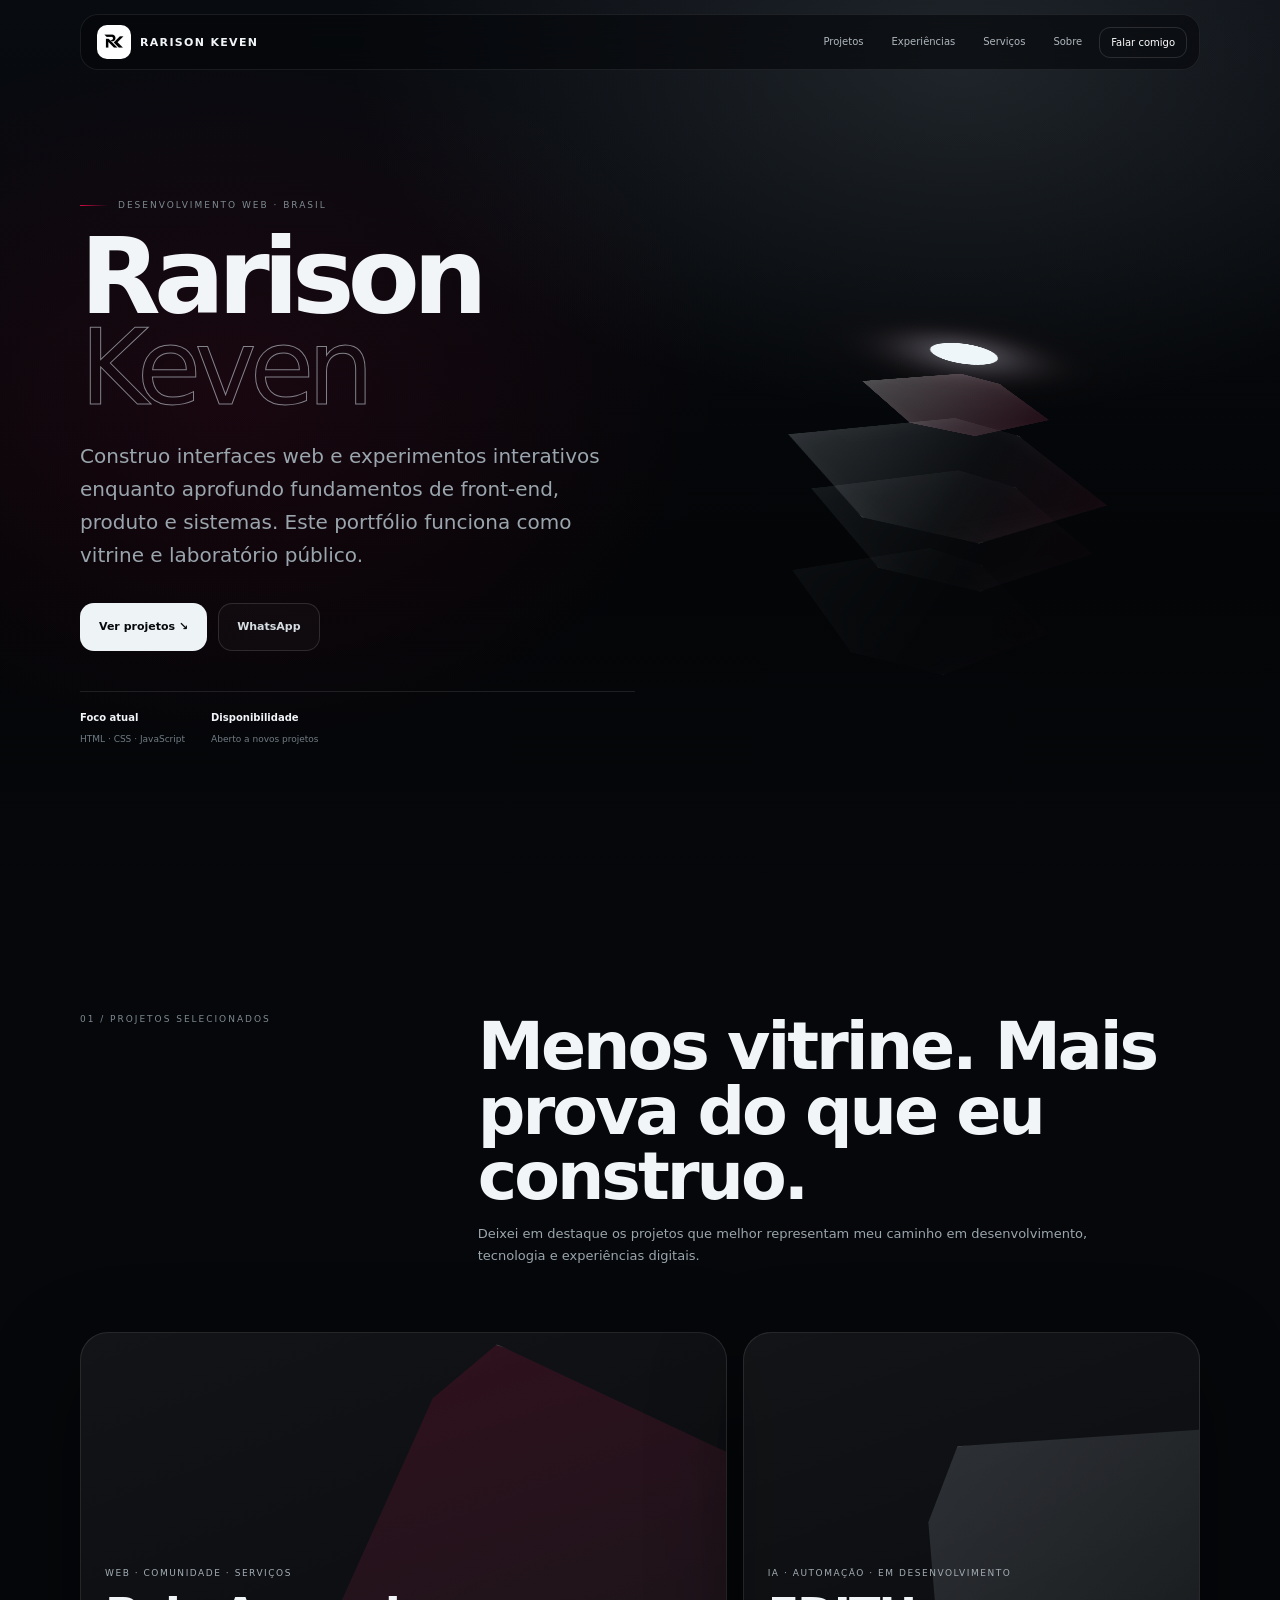
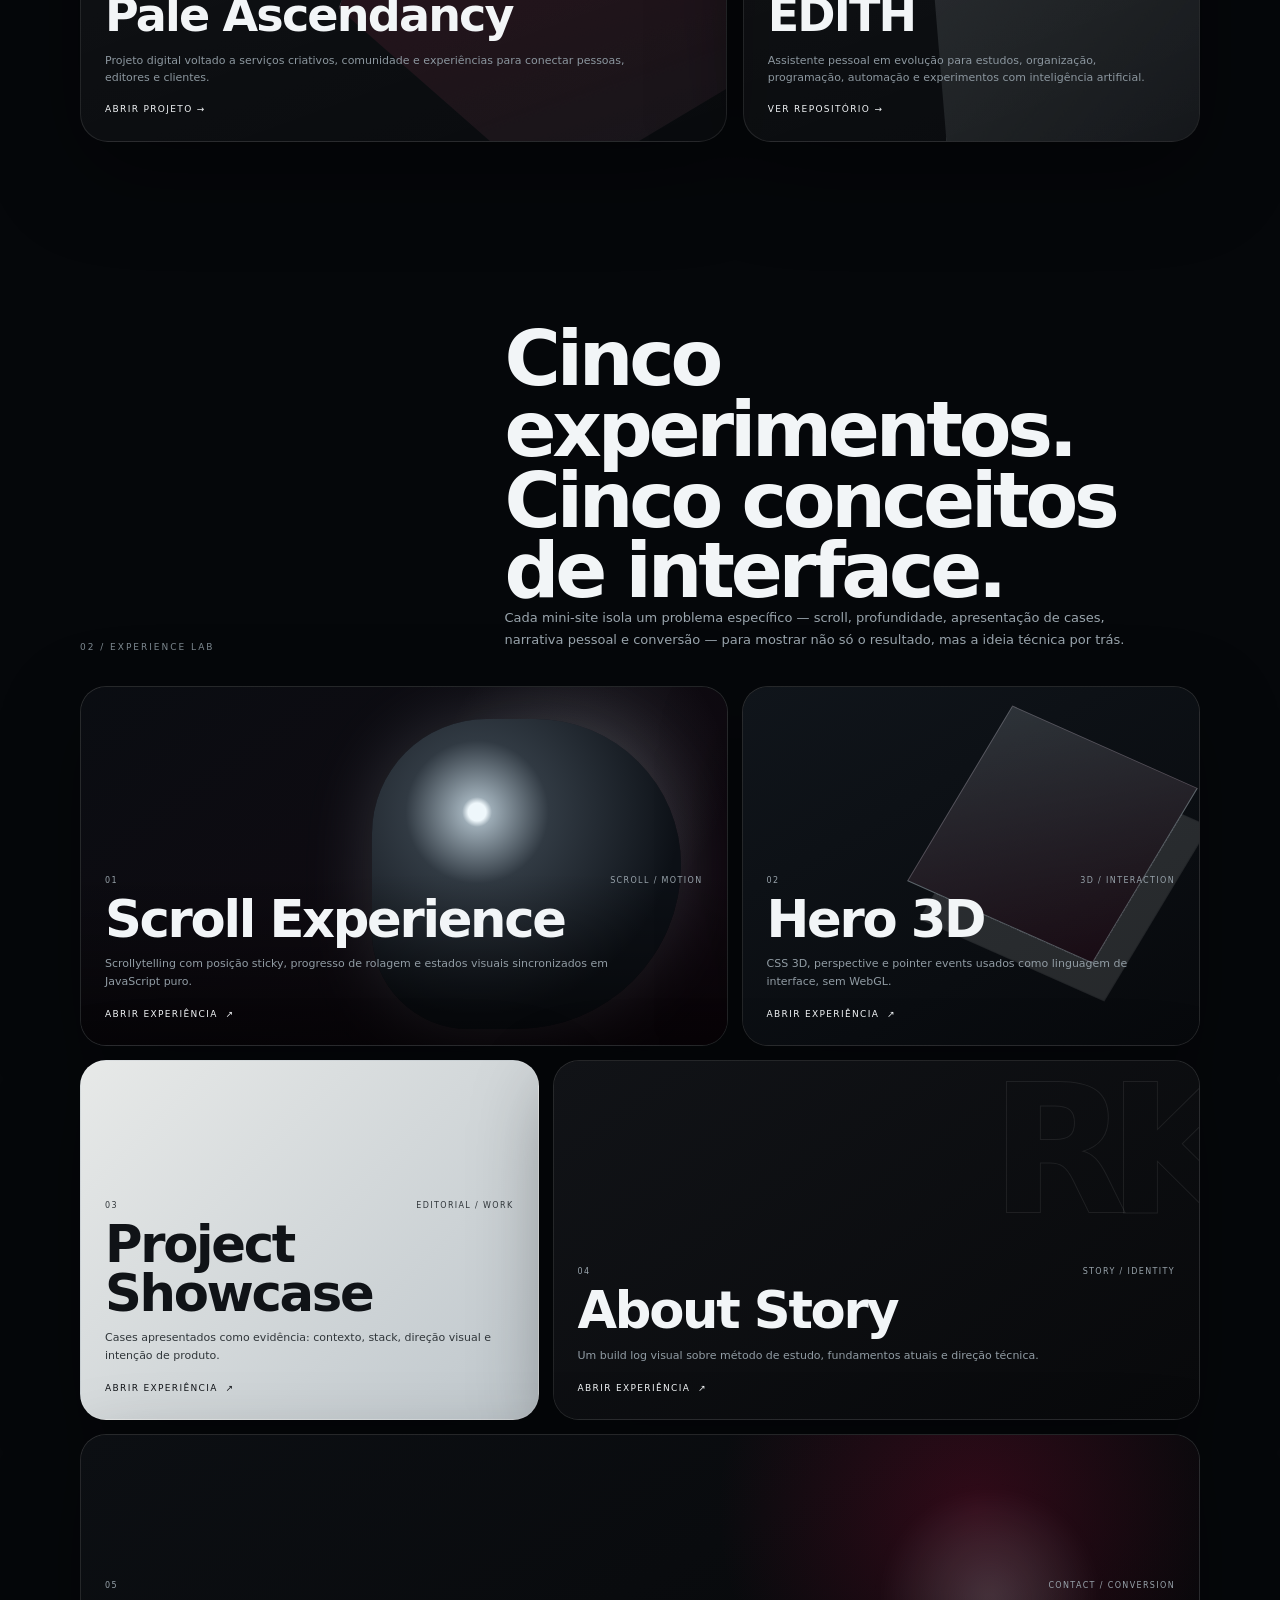
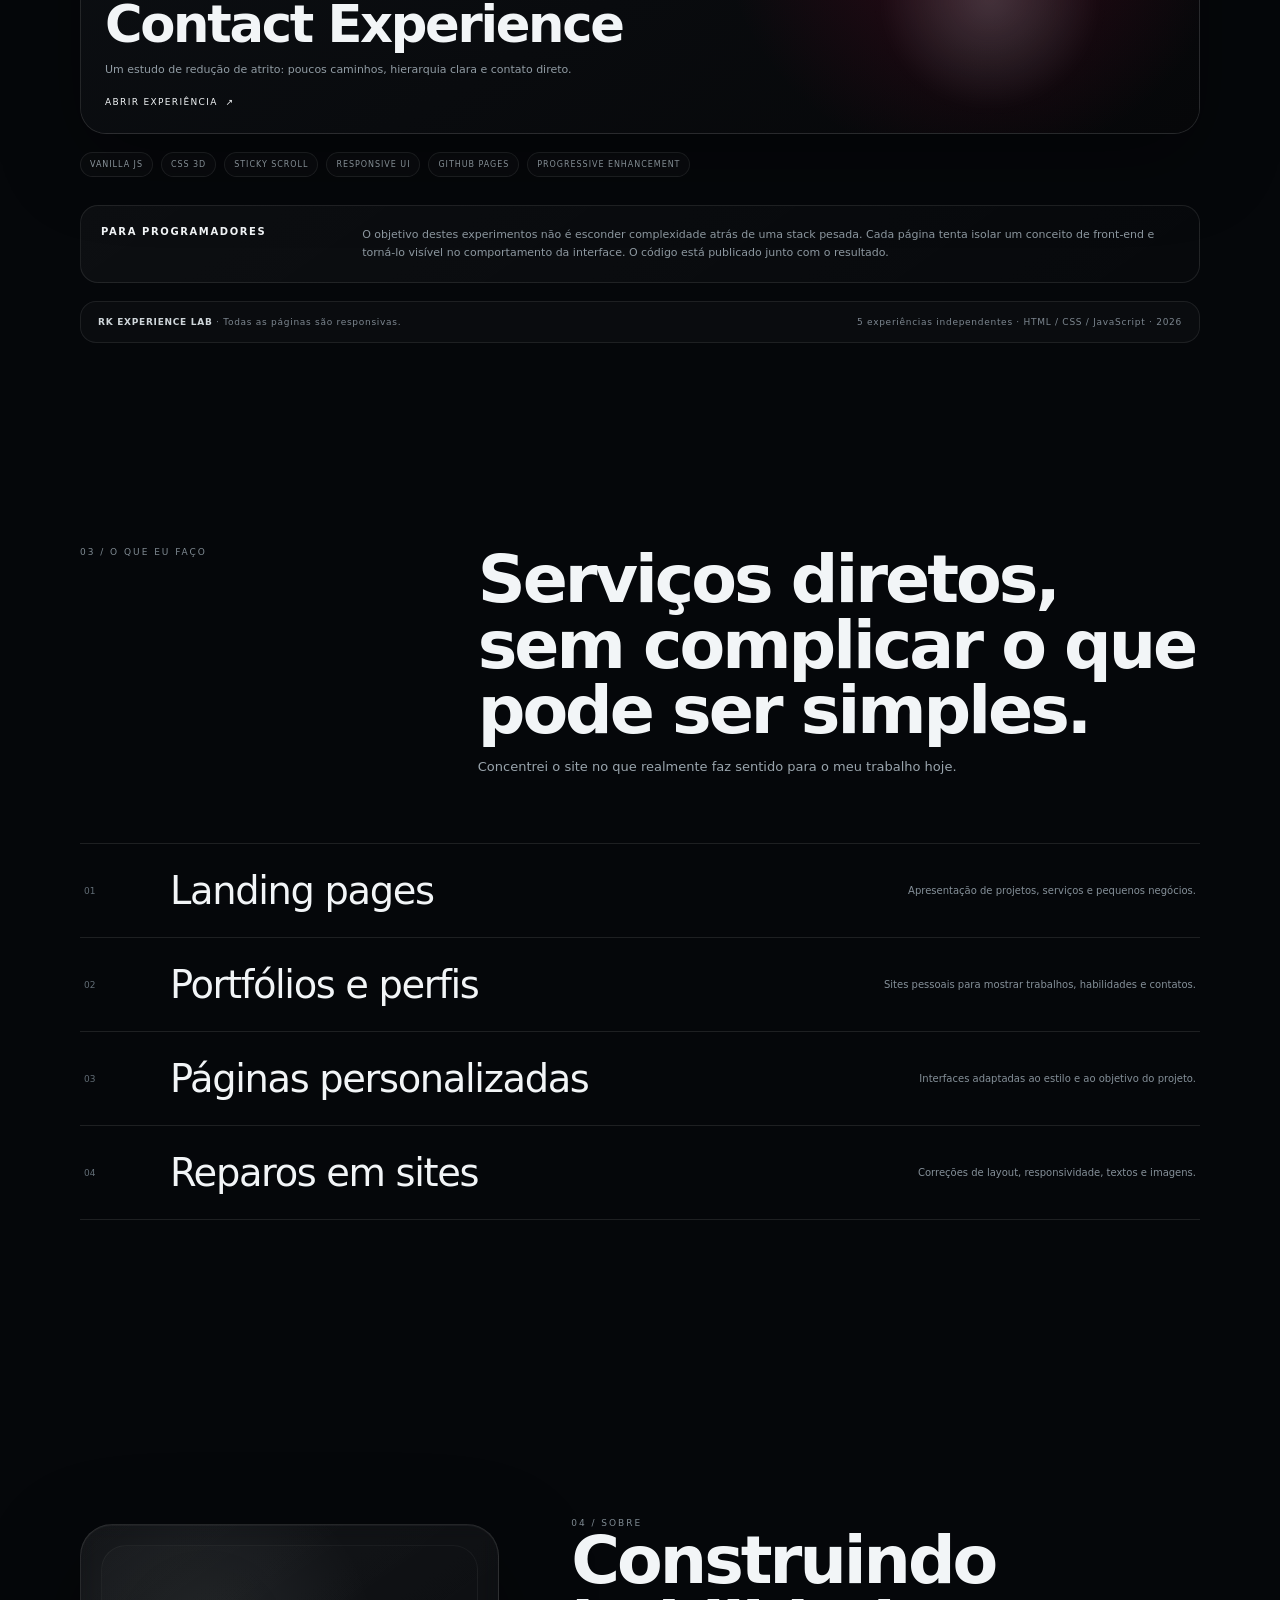
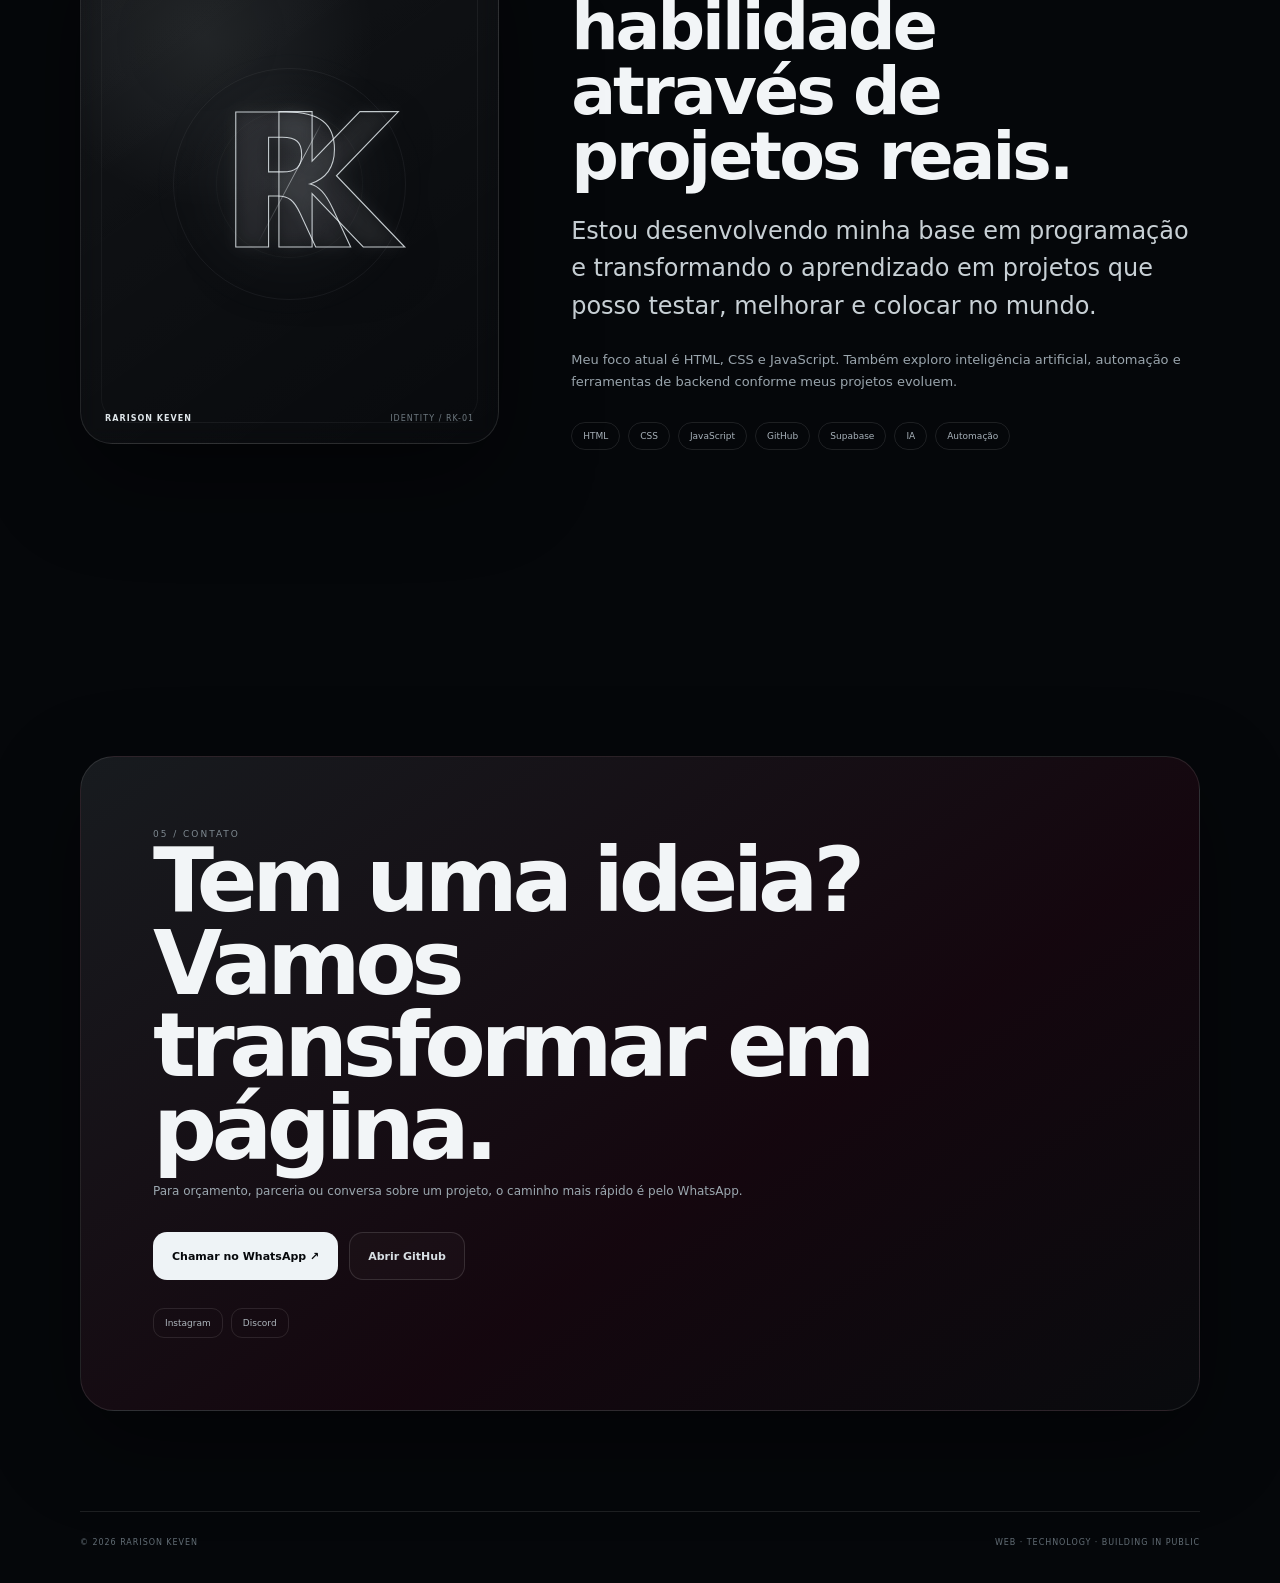
<file: index.html>
<!doctype html><html lang="pt-BR"><head><meta charset="utf-8"><meta name="viewport" content="width=device-width,initial-scale=1"><meta name="theme-color" content="#05070a"><title>Rarison Keven — Web Developer</title><meta name="description" content="Rarison Keven — desenvolvimento web, landing pages, portfólios e reparos de sites."><style>
:root{--bg:#05070a;--txt:#f2f5f7;--muted:#9aa5ad;--line:rgba(255,255,255,.1);--ice:#dce8ef;--red:#d20a46}*{box-sizing:border-box}html{scroll-behavior:smooth}body{margin:0;background:var(--bg);color:var(--txt);font-family:Inter,system-ui,-apple-system,Segoe UI,sans-serif;overflow-x:hidden}a{color:inherit;text-decoration:none}.bg{position:fixed;inset:0;z-index:-2;background:radial-gradient(900px 520px at 75% 7%,rgba(202,226,239,.12),transparent 68%),radial-gradient(700px 520px at 18% 44%,rgba(210,10,70,.1),transparent 70%),linear-gradient(#080b10,#030507 62%,#05070a)}#progress{position:fixed;top:0;left:0;height:2px;width:0;background:linear-gradient(90deg,var(--ice),var(--red));z-index:200}nav{position:fixed;left:50%;top:14px;transform:translateX(-50%);z-index:100;width:min(1120px,calc(100% - 22px));display:flex;justify-content:space-between;align-items:center;padding:10px 12px 10px 16px;border:1px solid rgba(255,255,255,.08);border-radius:18px;background:rgba(5,7,10,.62);backdrop-filter:blur(18px)}.brand{display:flex;gap:9px;align-items:center;font-size:11px;font-weight:800;letter-spacing:.12em;text-transform:uppercase}.mark{width:34px;height:34px;border-radius:10px;background:#fff;display:grid;place-items:center;overflow:hidden;border:1px solid rgba(255,255,255,.14)}.mark img{width:100%;height:100%;object-fit:cover;display:block}.links{display:flex;gap:6px}.links a{padding:9px 11px;border-radius:11px;color:#aeb7be;font-size:10px}.links a:hover{background:rgba(255,255,255,.06);color:#fff}.links .cta{border:1px solid rgba(255,255,255,.13);color:#fff}.scene{min-height:100svh;display:grid;place-items:center;padding:114px 22px 68px;position:relative}.wrap{width:min(1120px,100%);margin:auto}.heroGrid{display:grid;grid-template-columns:1.05fr .95fr;gap:62px;align-items:center}.eyebrow,.kicker{font-size:9px;text-transform:uppercase;letter-spacing:.22em;color:#7f8a92}.eyebrow{display:flex;align-items:center;gap:10px;margin-bottom:22px}.eyebrow:before{content:"";width:28px;height:1px;background:linear-gradient(90deg,var(--red),transparent)}h1{margin:0;font-size:clamp(56px,8.2vw,116px);line-height:.86;letter-spacing:-.065em;font-weight:650}.outline{display:block;color:transparent;-webkit-text-stroke:1px rgba(220,232,239,.55);font-weight:500}.hero p{max-width:620px;margin:27px 0 0;color:var(--muted);font-size:clamp(15px,1.7vw,20px);line-height:1.65}.actions{display:flex;gap:11px;flex-wrap:wrap;margin-top:31px}.btn{display:inline-flex;align-items:center;justify-content:center;min-height:48px;padding:0 18px;border-radius:14px;border:1px solid rgba(255,255,255,.13);font-size:11px;font-weight:750;transition:.25s}.btn:hover{transform:translateY(-3px)}.primary{background:#eef3f6;color:#06080b;border-color:transparent}.secondary{color:#d7dee3;background:rgba(255,255,255,.025)}.status{display:flex;gap:26px;flex-wrap:wrap;margin-top:40px;padding-top:20px;border-top:1px solid var(--line)}.stat b{display:block;font-size:10px;margin-bottom:4px}.stat span{font-size:9px;color:#717c85}.artWrap{min-height:500px;display:grid;place-items:center;perspective:1200px}.artifact{width:min(400px,72vw);aspect-ratio:1/1.05;position:relative;transform-style:preserve-3d;transform:rotateX(63deg) rotateZ(-34deg) rotateY(8deg);transition:transform .18s ease}.slab{position:absolute;inset:16%;border:1px solid rgba(220,237,246,.25);background:linear-gradient(140deg,rgba(223,240,249,.19),rgba(255,255,255,.03) 55%,rgba(210,10,70,.08));clip-path:polygon(11% 0,86% 4%,100% 28%,89% 92%,26% 100%,0 71%);box-shadow:inset 0 0 55px rgba(255,255,255,.05),0 35px 90px rgba(0,0,0,.42)}.s2{transform:translate3d(28px,-18px,-70px) scale(.92);opacity:.42}.s3{transform:translate3d(-28px,20px,-135px) scale(.82);opacity:.2}.s4{transform:translateZ(75px) scale(.57);background:linear-gradient(145deg,rgba(255,255,255,.28),rgba(210,10,70,.12))}.core{position:absolute;inset:42%;border-radius:50%;background:#eef6fa;box-shadow:0 0 65px 20px rgba(222,239,248,.36),0 0 120px 40px rgba(210,10,70,.1);transform:translateZ(125px)}.head{display:grid;grid-template-columns:.65fr 1.35fr;gap:50px;margin-bottom:52px}.head h2,.aboutText h2{margin:0;font-size:clamp(40px,5.2vw,74px);line-height:.98;letter-spacing:-.045em;font-weight:560}.head p,.aboutText p{color:var(--muted);line-height:1.72;font-size:13px;max-width:680px}.work{display:grid;grid-template-columns:repeat(12,1fr);gap:16px}.project{position:relative;min-height:410px;border:1px solid var(--line);border-radius:28px;overflow:hidden;background:linear-gradient(160deg,rgba(255,255,255,.055),rgba(255,255,255,.018));box-shadow:0 30px 90px rgba(0,0,0,.42);transition:.3s}.project:hover{transform:translateY(-6px);border-color:rgba(255,255,255,.18)}.large{grid-column:span 7}.small{grid-column:span 5}.project:before{content:"";position:absolute;width:64%;aspect-ratio:1;right:-7%;top:10%;border:1px solid rgba(222,238,247,.2);clip-path:polygon(18% 0,88% 10%,100% 58%,62% 100%,0 72%,7% 17%);background:linear-gradient(145deg,rgba(210,10,70,.16),rgba(218,235,245,.05));transform:rotate(17deg)}.small:before{right:-28%;top:20%;width:88%;transform:rotate(-12deg);background:linear-gradient(145deg,rgba(220,235,244,.15),rgba(255,255,255,.02))}.pc{position:absolute;left:24px;right:24px;bottom:25px;z-index:2}.tag{font-size:9px;color:#a4aeb6;text-transform:uppercase;letter-spacing:.17em;margin-bottom:10px}.project h3{font-size:clamp(30px,3.6vw,50px);margin:0 0 10px;letter-spacing:-.04em;font-weight:560}.project p{margin:0;color:#8c979f;max-width:530px;line-height:1.58;font-size:11px}.plink{display:inline-block;margin-top:18px;font-size:9px;text-transform:uppercase;letter-spacing:.15em}.services{border-top:1px solid var(--line)}.service{display:grid;grid-template-columns:64px 1fr auto;gap:22px;align-items:center;padding:24px 4px;border-bottom:1px solid var(--line)}.service .n{font-size:9px;color:#626d76}.service h3{margin:0;font-size:clamp(24px,3vw,40px);font-weight:500;letter-spacing:-.035em}.service p{margin:0;max-width:400px;text-align:right;color:#859099;font-size:10px;line-height:1.55}.aboutGrid{display:grid;grid-template-columns:.8fr 1.2fr;gap:72px;align-items:center}.portrait{min-height:520px;border-radius:32px;border:1px solid rgba(255,255,255,.105);background:radial-gradient(circle at 30% 22%,rgba(225,239,247,.08),transparent 34%),linear-gradient(145deg,rgba(255,255,255,.06),rgba(255,255,255,.015));display:grid;place-items:center;position:relative;overflow:hidden;box-shadow:0 34px 96px rgba(0,0,0,.44),inset 0 1px 0 rgba(255,255,255,.045);backdrop-filter:blur(10px)}.portrait:before{content:"";position:absolute;inset:20px;border-radius:25px;border:1px solid rgba(255,255,255,.045);background:linear-gradient(145deg,rgba(255,255,255,.018),transparent 44%);pointer-events:none}.portrait:after{content:"";position:absolute;width:54%;aspect-ratio:1;border-radius:50%;background:radial-gradient(circle,rgba(220,233,239,.085),transparent 68%);filter:blur(28px);animation:logoAura 6.5s ease-in-out infinite;pointer-events:none}.rkMark{position:relative;z-index:3;width:min(285px,68%);aspect-ratio:1;display:grid;place-items:center;filter:drop-shadow(0 20px 34px rgba(0,0,0,.25))}.rkMark:before{content:"";position:absolute;inset:9%;border:1px solid rgba(225,238,245,.055);border-radius:50%}.rkMark:after{content:"";position:absolute;inset:24%;border:1px solid rgba(255,255,255,.028);border-radius:50%}.rkR,.rkK{position:absolute;font-family:Inter,system-ui,sans-serif;font-weight:700;font-size:clamp(122px,14.5vw,188px);line-height:.72;letter-spacing:-.19em;color:rgba(255,255,255,.018);-webkit-text-stroke:1.15px rgba(235,243,247,.82);text-shadow:0 0 16px rgba(220,233,239,.07)}.rkR{transform:translateX(-18%) scaleX(.94)}.rkK{transform:translateX(23%) scaleX(.95)}.rkSlash{position:absolute;width:1px;height:49%;background:linear-gradient(to bottom,transparent,rgba(238,245,248,.68) 26%,rgba(238,245,248,.18) 76%,transparent);transform:rotate(28deg);box-shadow:none}.portraitMeta{position:absolute;left:24px;right:24px;bottom:20px;z-index:4;display:flex;justify-content:space-between;gap:12px;font-size:8px;letter-spacing:.13em;text-transform:uppercase;color:#9ba7ae}.portraitMeta b{font-weight:600;color:#dfe6ea}.portraitMeta span:last-child{color:#6f7a81}.portrait:hover .rkMark{transform:translateY(-2px) scale(1.006);transition:.4s ease}.portrait:hover{border-color:rgba(255,255,255,.145);box-shadow:0 38px 108px rgba(0,0,0,.48),inset 0 1px 0 rgba(255,255,255,.055)}@keyframes logoAura{0%,100%{transform:scale(.97);opacity:.5}50%{transform:scale(1.03);opacity:.8}}.lead{font-size:clamp(18px,2.1vw,24px)!important;color:#c8d0d5!important;line-height:1.55!important}.chips{display:flex;flex-wrap:wrap;gap:8px;margin-top:28px}.chip{padding:8px 11px;border:1px solid var(--line);border-radius:999px;font-size:9px;color:#a7b1b9}.contact{padding:clamp(30px,6vw,72px);border:1px solid var(--line);border-radius:34px;background:linear-gradient(145deg,rgba(215,232,241,.09),rgba(210,10,70,.08) 60%,rgba(255,255,255,.02));box-shadow:0 30px 90px rgba(0,0,0,.42)}.contact h2{margin:0;max-width:850px;font-size:clamp(44px,7vw,96px);line-height:.92;letter-spacing:-.06em;font-weight:560}.contact p{max-width:620px;color:#9ca8b0;line-height:1.7;font-size:12px}.socials{display:flex;gap:8px;flex-wrap:wrap;margin-top:28px}.social{padding:9px 11px;border:1px solid var(--line);border-radius:11px;font-size:9px;color:#aeb7be}footer{width:min(1120px,calc(100% - 44px));margin:auto;padding:26px 0 36px;border-top:1px solid var(--line);display:flex;justify-content:space-between;gap:18px;color:#626d75;font-size:8px;letter-spacing:.12em;text-transform:uppercase}.reveal{opacity:0;transform:translateY(28px);transition:.8s cubic-bezier(.2,.7,.2,1)}.show{opacity:1;transform:none}@media(max-width:900px){.links a:not(.cta){display:none}.heroGrid,.head,.aboutGrid{grid-template-columns:1fr}.artWrap{min-height:360px}.project{grid-column:1/-1}.service{grid-template-columns:42px 1fr}.service p{grid-column:2;text-align:left}.aboutGrid{gap:40px}}@media(max-width:600px){.portrait{min-height:390px;border-radius:26px}.rkMark{width:min(210px,64%)}.portraitMeta{font-size:7px;letter-spacing:.11em;flex-direction:column}.scene{min-height:auto;padding:103px 17px 56px}.hero{min-height:100svh}.brand{font-size:9px}.cta{font-size:8px!important}h1{font-size:clamp(54px,19vw,82px)}.artWrap{min-height:310px}.artifact{width:76vw}.project{min-height:340px;border-radius:22px}.head{gap:14px}.head h2,.aboutText h2{font-size:clamp(40px,14vw,62px)}.service h3{font-size:24px}.contact{border-radius:25px}footer{flex-direction:column}}@media(prefers-reduced-motion:reduce){*{animation:none!important;transition:none!important;scroll-behavior:auto!important}.reveal{opacity:1;transform:none}}

/* Experience showcase */
.experienceShell{width:min(1120px,100%);margin:auto}.experienceIntro{display:grid;grid-template-columns:.7fr 1.3fr;gap:50px;align-items:end;margin-bottom:34px}.experienceIntro h2{margin:0;font-size:clamp(42px,6vw,86px);line-height:.92;letter-spacing:-.055em;font-weight:560}.experienceIntro p{margin:0;color:var(--muted);font-size:13px;line-height:1.72;max-width:650px}.experienceGrid{display:grid;grid-template-columns:repeat(12,1fr);gap:14px}.experienceCard{position:relative;min-height:360px;border:1px solid rgba(255,255,255,.105);border-radius:26px;overflow:hidden;background:linear-gradient(160deg,rgba(255,255,255,.055),rgba(255,255,255,.018));box-shadow:0 26px 80px rgba(0,0,0,.35);transition:transform .35s cubic-bezier(.2,.7,.2,1),border-color .35s,box-shadow .35s}.experienceCard:hover{transform:translateY(-7px);border-color:rgba(255,255,255,.2);box-shadow:0 34px 100px rgba(0,0,0,.48)}.experienceCard.big{grid-column:span 7}.experienceCard.med{grid-column:span 5}.experienceCard.wide{grid-column:span 12;min-height:300px}.experienceVisual{position:absolute;inset:0;overflow:hidden}.experienceVisual:before,.experienceVisual:after{content:"";position:absolute;transition:transform .55s ease}.evScroll{background:radial-gradient(circle at 78% 24%,rgba(226,239,246,.12),transparent 25%),linear-gradient(145deg,#0a0d12,#120810)}.evScroll:before{width:48%;aspect-ratio:1;right:7%;top:9%;border-radius:44% 56% 63% 37%;background:radial-gradient(circle at 34% 30%,#eef7fb 0 3%,#9cabb5 5%,#313a43 24%,#0d1117 68%);box-shadow:0 0 70px rgba(220,237,246,.16)}.evScroll:after{left:0;right:0;bottom:0;height:48%;background:linear-gradient(transparent,rgba(0,0,0,.58))}.ev3d{background:linear-gradient(150deg,#10151b,#07090c)}.ev3d:before{width:44%;aspect-ratio:1;right:10%;top:13%;border:1px solid rgba(222,239,247,.27);background:linear-gradient(145deg,rgba(224,239,247,.15),rgba(210,10,70,.08));transform:rotate(24deg) skew(-7deg);box-shadow:30px 30px 0 -1px rgba(255,255,255,.025),30px 30px 0 0 rgba(255,255,255,.1)}.evProjects{background:linear-gradient(135deg,#e7e9e8,#bfc7cc);color:#101317}.evProjects:before{width:60%;aspect-ratio:1;right:-4%;top:2%;background:linear-gradient(135deg,#11161b,#d20a46);clip-path:polygon(20% 0,100% 18%,78% 100%,0 72%);transform:rotate(-7deg)}.evAbout{background:linear-gradient(145deg,#111317,#08090b)}.evAbout:before{content:"RK";right:-4%;top:0;font-size:180px;font-weight:800;letter-spacing:-.12em;color:transparent;-webkit-text-stroke:1px rgba(255,255,255,.08);line-height:1}.evContact{background:radial-gradient(circle at 80% 25%,rgba(210,10,70,.2),transparent 28%),linear-gradient(150deg,#0c0f13,#060709)}.evContact:before{width:240px;height:240px;border-radius:50%;right:8%;top:15%;background:radial-gradient(circle,rgba(233,242,247,.18),transparent 66%);filter:blur(7px)}.experienceCard:hover .experienceVisual:before{transform:translateY(-5px) scale(1.03) rotate(5deg)}.ev3d:hover:before{transform:rotate(31deg) skew(-7deg) translateY(-5px)!important}.evProjects:hover:before{transform:rotate(-3deg) scale(1.03)!important}.experienceInfo{position:absolute;z-index:3;left:24px;right:24px;bottom:24px}.experienceTop{display:flex;justify-content:space-between;gap:18px;align-items:center;margin-bottom:10px}.experienceIndex,.experienceType{font-size:8px;letter-spacing:.17em;text-transform:uppercase;color:#98a3ab}.evProjects .experienceIndex,.evProjects .experienceType{color:#30363a}.experienceInfo h3{margin:0;font-size:clamp(30px,4vw,54px);line-height:.95;letter-spacing:-.045em;font-weight:560}.experienceInfo p{margin:12px 0 0;max-width:560px;font-size:11px;line-height:1.6;color:#919ca4}.evProjects .experienceInfo p{color:#30363a}.experienceOpen{display:inline-flex;align-items:center;gap:8px;margin-top:18px;font-size:9px;letter-spacing:.15em;text-transform:uppercase}.experienceOpen:after{content:"↗";transition:transform .25s}.experienceCard:hover .experienceOpen:after{transform:translate(3px,-3px)}.labNote{margin-top:18px;padding:15px 17px;border:1px solid rgba(255,255,255,.08);border-radius:16px;background:rgba(255,255,255,.025);display:flex;justify-content:space-between;gap:20px;color:#7d8790;font-size:9px;letter-spacing:.08em}.labNote b{color:#cfd6da;font-weight:600}
@media(max-width:900px){.experienceIntro{grid-template-columns:1fr;gap:16px}.experienceCard.big,.experienceCard.med,.experienceCard.wide{grid-column:1/-1}.experienceGrid{grid-template-columns:1fr}.experienceCard{min-height:330px}.experienceCard.wide{min-height:330px}}
@media(max-width:600px){.experienceCard{border-radius:22px;min-height:300px}.experienceInfo{left:20px;right:20px;bottom:20px}.experienceInfo h3{font-size:36px}.experienceCard.big,.experienceCard.med,.experienceCard.wide{grid-column:auto}.labNote{flex-direction:column}}
</style>
<style>
.techStrip{display:flex;flex-wrap:wrap;gap:8px;margin-top:18px}
.techStrip span{padding:7px 9px;border:1px solid rgba(255,255,255,.09);border-radius:999px;font-size:8px;letter-spacing:.12em;text-transform:uppercase;color:#9da8b0;background:rgba(255,255,255,.02)}
.devNote{margin-top:28px;padding:20px;border:1px solid rgba(255,255,255,.09);border-radius:18px;background:linear-gradient(145deg,rgba(255,255,255,.035),rgba(255,255,255,.012));display:grid;grid-template-columns:.45fr 1.55fr;gap:24px}
.devNote b{font-size:10px;letter-spacing:.16em;text-transform:uppercase}
.devNote p{margin:0;color:#8d98a0;font-size:11px;line-height:1.65}
@media(max-width:700px){.devNote{grid-template-columns:1fr}}
</style></head><body><div class="bg"></div><div id="progress"></div><nav><a class="brand" href="#inicio"><span class="mark logo-img"><img src="[data-uri]" alt="Logo RK"></span>Rarison Keven</a><div class="links"><a href="#projetos">Projetos</a><a href="#experiencias">Experiências</a><a href="#servicos">Serviços</a><a href="#sobre">Sobre</a><a class="cta" href="#contato">Falar comigo</a></div></nav><main>
<section class="scene hero" id="inicio"><div class="wrap heroGrid"><div class="reveal"><div class="eyebrow">Desenvolvimento web · Brasil</div><h1>Rarison<span class="outline">Keven</span></h1><p>Construo interfaces web e experimentos interativos enquanto aprofundo fundamentos de front-end, produto e sistemas. Este portfólio funciona como vitrine e laboratório público.</p><div class="actions"><a class="btn primary" href="#projetos">Ver projetos ↘</a><a class="btn secondary" href="https://wa.me/5595991501077" target="_blank" rel="noopener noreferrer">WhatsApp</a></div><div class="status"><div class="stat"><b>Foco atual</b><span>HTML · CSS · JavaScript</span></div><div class="stat"><b>Disponibilidade</b><span>Aberto a novos projetos</span></div></div></div><div class="artWrap reveal"><div class="artifact" id="artifact"><div class="slab s3"></div><div class="slab s2"></div><div class="slab"></div><div class="slab s4"></div><div class="core"></div></div></div></div></section>
<section class="scene" id="projetos"><div class="wrap"><div class="head reveal"><div class="kicker">01 / Projetos selecionados</div><div><h2>Menos vitrine. Mais prova do que eu construo.</h2><p>Deixei em destaque os projetos que melhor representam meu caminho em desenvolvimento, tecnologia e experiências digitais.</p></div></div><div class="work"><article class="project large reveal"><div class="pc"><div class="tag">Web · Comunidade · Serviços</div><h3>Pale Ascendancy</h3><p>Projeto digital voltado a serviços criativos, comunidade e experiências para conectar pessoas, editores e clientes.</p><a class="plink" href="https://paleascendancy.github.io/" target="_blank" rel="noopener noreferrer">Abrir projeto →</a></div></article><article class="project small reveal"><div class="pc"><div class="tag">IA · Automação · Em desenvolvimento</div><h3>EDITH</h3><p>Assistente pessoal em evolução para estudos, organização, programação, automação e experimentos com inteligência artificial.</p><a class="plink" href="https://github.com/paleascendancy/edith-ai" target="_blank" rel="noopener noreferrer">Ver repositório →</a></div></article></div></div></section>

<section class="scene" id="experiencias"><div class="experienceShell">
  <div class="experienceIntro reveal">
    <div class="kicker">02 / Experience Lab</div>
    <div><h2>Cinco experimentos. Cinco conceitos de interface.</h2><p>Cada mini-site isola um problema específico — scroll, profundidade, apresentação de cases, narrativa pessoal e conversão — para mostrar não só o resultado, mas a ideia técnica por trás.</p></div>
  </div>
  <div class="experienceGrid">
    <a class="experienceCard big reveal" href="./scroll/" target="_blank" rel="noopener noreferrer"><div class="experienceVisual evScroll"></div><div class="experienceInfo"><div class="experienceTop"><span class="experienceIndex">01</span><span class="experienceType">Scroll / Motion</span></div><h3>Scroll Experience</h3><p>Scrollytelling com posição sticky, progresso de rolagem e estados visuais sincronizados em JavaScript puro.</p><span class="experienceOpen">Abrir experiência</span></div></a>
    <a class="experienceCard med reveal" href="./hero-3d/" target="_blank" rel="noopener noreferrer"><div class="experienceVisual ev3d"></div><div class="experienceInfo"><div class="experienceTop"><span class="experienceIndex">02</span><span class="experienceType">3D / Interaction</span></div><h3>Hero 3D</h3><p>CSS 3D, perspective e pointer events usados como linguagem de interface, sem WebGL.</p><span class="experienceOpen">Abrir experiência</span></div></a>
    <a class="experienceCard med reveal evProjects" href="./projects/" target="_blank" rel="noopener noreferrer"><div class="experienceVisual"></div><div class="experienceInfo"><div class="experienceTop"><span class="experienceIndex">03</span><span class="experienceType">Editorial / Work</span></div><h3>Project Showcase</h3><p>Cases apresentados como evidência: contexto, stack, direção visual e intenção de produto.</p><span class="experienceOpen">Abrir experiência</span></div></a>
    <a class="experienceCard big reveal" href="./about/" target="_blank" rel="noopener noreferrer"><div class="experienceVisual evAbout"></div><div class="experienceInfo"><div class="experienceTop"><span class="experienceIndex">04</span><span class="experienceType">Story / Identity</span></div><h3>About Story</h3><p>Um build log visual sobre método de estudo, fundamentos atuais e direção técnica.</p><span class="experienceOpen">Abrir experiência</span></div></a>
    <a class="experienceCard wide reveal" href="./contact/" target="_blank" rel="noopener noreferrer"><div class="experienceVisual evContact"></div><div class="experienceInfo"><div class="experienceTop"><span class="experienceIndex">05</span><span class="experienceType">Contact / Conversion</span></div><h3>Contact Experience</h3><p>Um estudo de redução de atrito: poucos caminhos, hierarquia clara e contato direto.</p><span class="experienceOpen">Abrir experiência</span></div></a>
  </div>
  <div class="techStrip reveal"><span>Vanilla JS</span><span>CSS 3D</span><span>Sticky Scroll</span><span>Responsive UI</span><span>GitHub Pages</span><span>Progressive Enhancement</span></div>
<div class="devNote reveal"><b>Para programadores</b><p>O objetivo destes experimentos não é esconder complexidade atrás de uma stack pesada. Cada página tenta isolar um conceito de front-end e torná-lo visível no comportamento da interface. O código está publicado junto com o resultado.</p></div>
<div class="labNote reveal"><span><b>RK EXPERIENCE LAB</b> · Todas as páginas são responsivas.</span><span>5 experiências independentes · HTML / CSS / JavaScript · 2026</span></div>
</div></section>
<section class="scene" id="servicos"><div class="wrap"><div class="head reveal"><div class="kicker">03 / O que eu faço</div><div><h2>Serviços diretos, sem complicar o que pode ser simples.</h2><p>Concentrei o site no que realmente faz sentido para o meu trabalho hoje.</p></div></div><div class="services"><div class="service reveal"><div class="n">01</div><h3>Landing pages</h3><p>Apresentação de projetos, serviços e pequenos negócios.</p></div><div class="service reveal"><div class="n">02</div><h3>Portfólios e perfis</h3><p>Sites pessoais para mostrar trabalhos, habilidades e contatos.</p></div><div class="service reveal"><div class="n">03</div><h3>Páginas personalizadas</h3><p>Interfaces adaptadas ao estilo e ao objetivo do projeto.</p></div><div class="service reveal"><div class="n">04</div><h3>Reparos em sites</h3><p>Correções de layout, responsividade, textos e imagens.</p></div></div></div></section>
<section class="scene" id="sobre"><div class="wrap aboutGrid"><div class="portrait reveal"><div class="rkMark" aria-label="Monograma RK"><span class="rkR">R</span><span class="rkK">K</span><i class="rkSlash"></i></div><div class="portraitMeta"><b>Rarison Keven</b><span>Identity / RK-01</span></div></div><div class="aboutText reveal"><div class="kicker">04 / Sobre</div><h2>Construindo habilidade através de projetos reais.</h2><p class="lead">Estou desenvolvendo minha base em programação e transformando o aprendizado em projetos que posso testar, melhorar e colocar no mundo.</p><p>Meu foco atual é HTML, CSS e JavaScript. Também exploro inteligência artificial, automação e ferramentas de backend conforme meus projetos evoluem.</p><div class="chips"><span class="chip">HTML</span><span class="chip">CSS</span><span class="chip">JavaScript</span><span class="chip">GitHub</span><span class="chip">Supabase</span><span class="chip">IA</span><span class="chip">Automação</span></div></div></div></section>
<section class="scene" id="contato"><div class="wrap"><div class="contact reveal"><div class="kicker">05 / Contato</div><h2>Tem uma ideia? Vamos transformar em página.</h2><p>Para orçamento, parceria ou conversa sobre um projeto, o caminho mais rápido é pelo WhatsApp.</p><div class="actions"><a class="btn primary" href="https://wa.me/5595991501077" target="_blank" rel="noopener noreferrer">Chamar no WhatsApp ↗</a><a class="btn secondary" href="https://github.com/callebydev" target="_blank" rel="noopener noreferrer">Abrir GitHub</a></div><div class="socials"><a class="social" href="https://www.instagram.com/rk.dacruz" target="_blank" rel="noopener noreferrer">Instagram</a><a class="social" href="https://discord.gg/H3mnq7Nfp" target="_blank" rel="noopener noreferrer">Discord</a></div></div></div></section></main><footer><span>© 2026 Rarison Keven</span><span>Web · Technology · Building in public</span></footer><script>var p=document.getElementById("progress"),a=document.getElementById("artifact");function sc(){var m=document.documentElement.scrollHeight-innerHeight;p.style.width=(m?scrollY/m*100:0)+"%"}addEventListener("scroll",sc,{passive:true});sc();var io=new IntersectionObserver(function(es){es.forEach(function(e){if(e.isIntersecting){e.target.classList.add("show");io.unobserve(e.target)}})},{threshold:.12});document.querySelectorAll(".reveal").forEach(function(el){io.observe(el)});if(a&&!matchMedia("(prefers-reduced-motion: reduce)").matches){var h=document.querySelector(".hero");h.addEventListener("pointermove",function(e){var r=h.getBoundingClientRect(),x=(e.clientX-r.left)/r.width-.5,y=(e.clientY-r.top)/r.height-.5;a.style.transform="rotateX("+(63-y*8)+"deg) rotateZ("+(-34+x*6)+"deg) rotateY("+(8+x*11)+"deg)"});h.addEventListener("pointerleave",function(){a.style.transform="rotateX(63deg) rotateZ(-34deg) rotateY(8deg)"})}</script></body></html>
</file>
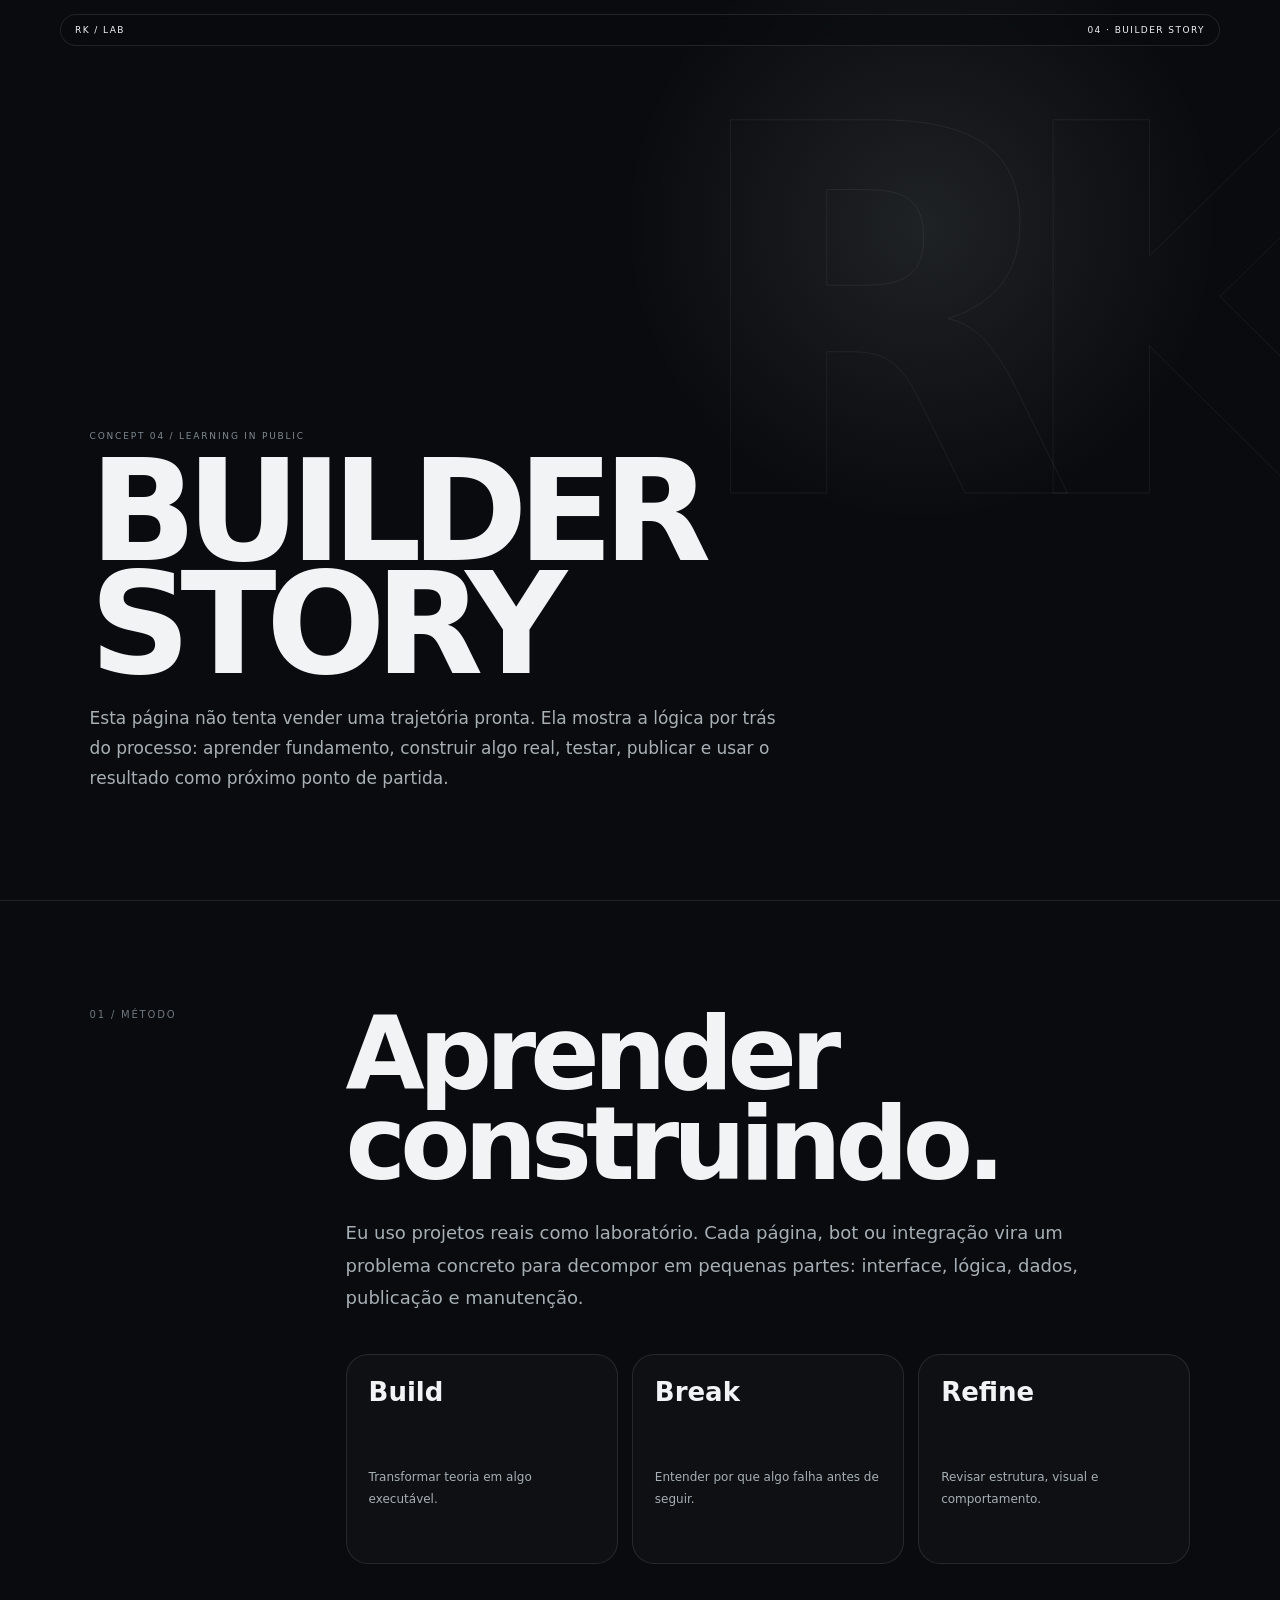
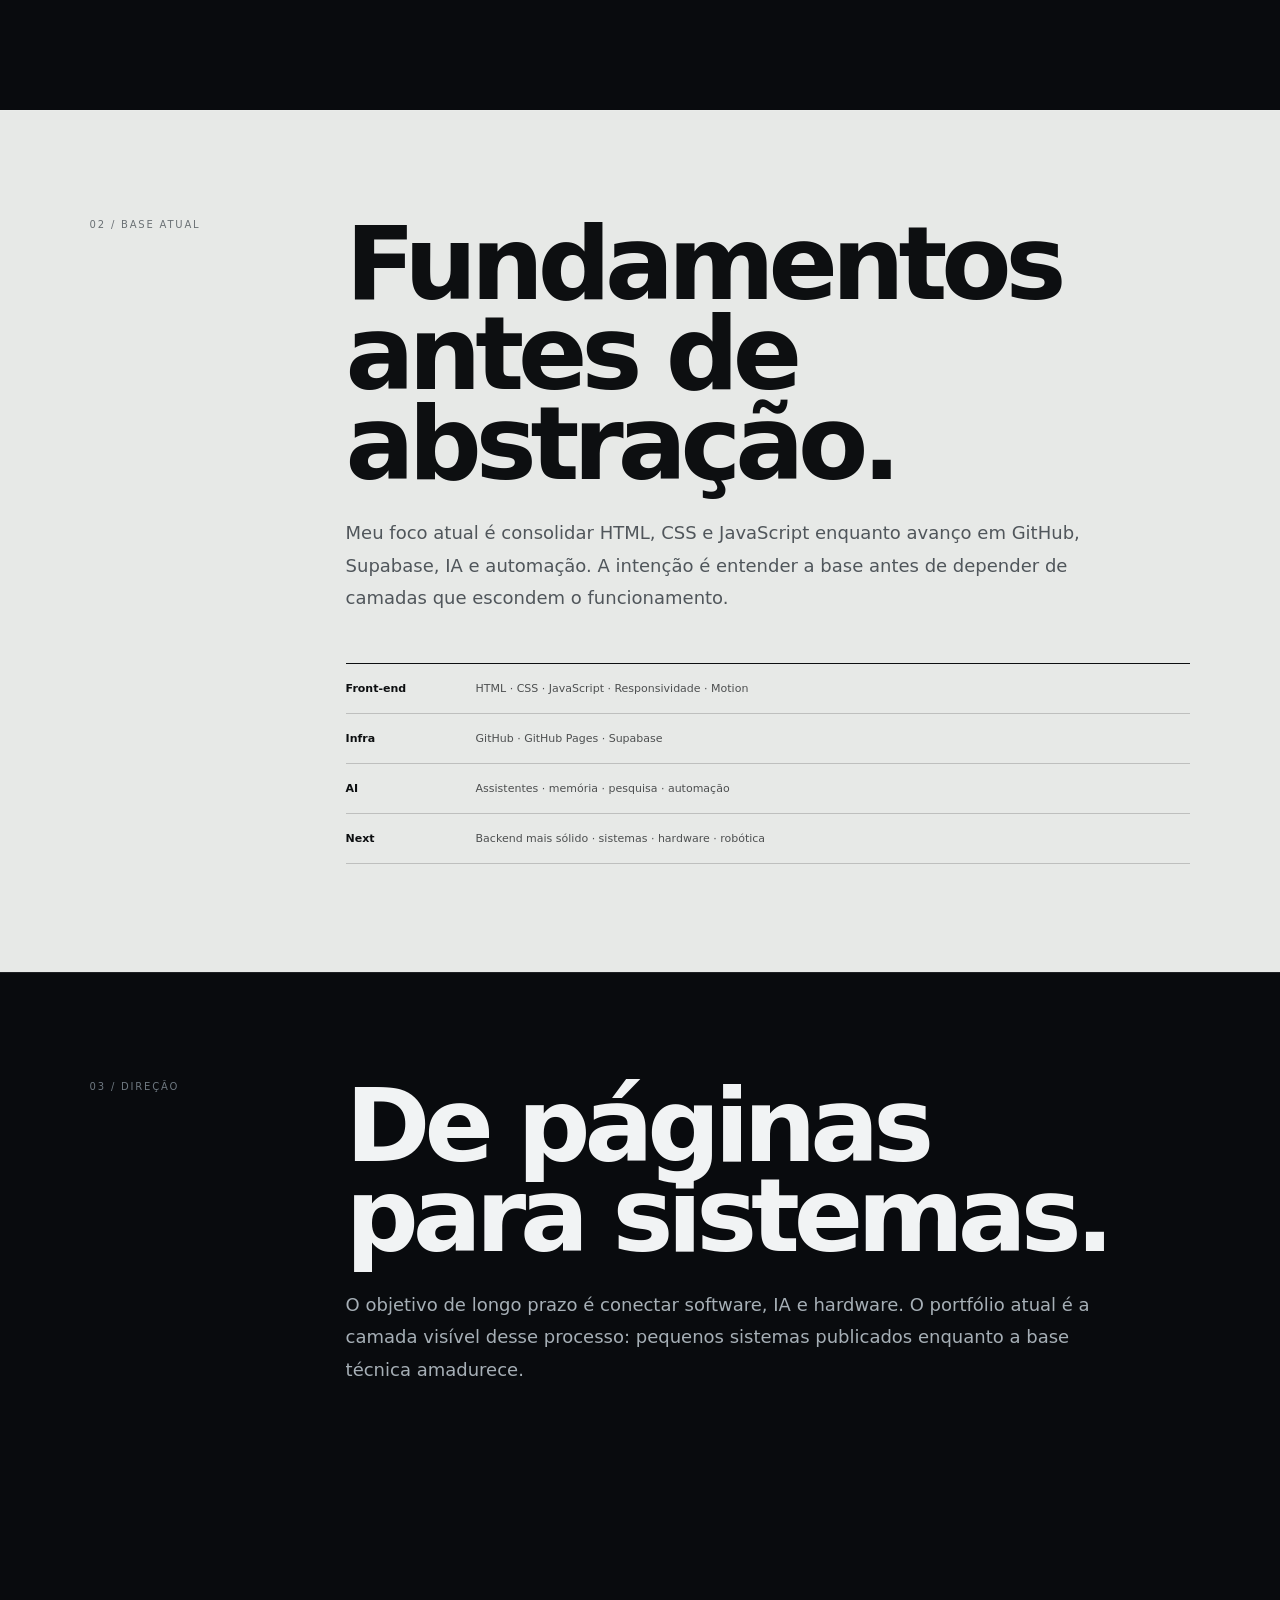
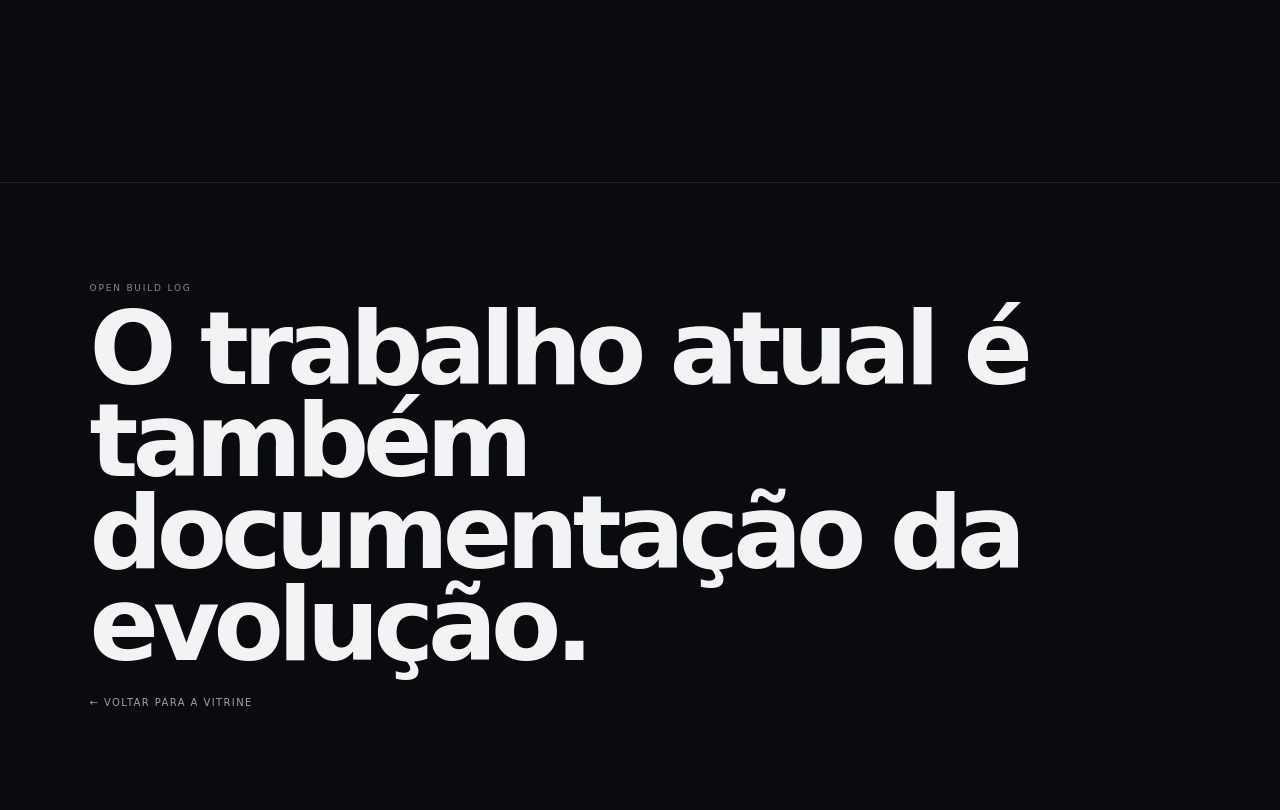
<file: about/index.html>
<!doctype html><html lang="pt-BR"><head><meta charset="utf-8"><meta name="viewport" content="width=device-width,initial-scale=1"><meta name="theme-color" content="#090b0e"><title>RK Lab — Builder Story</title><style>
*{box-sizing:border-box}body{margin:0;background:#090b0e;color:#f1f3f4;font-family:Inter,system-ui,sans-serif}a{color:inherit;text-decoration:none}.nav{position:fixed;z-index:20;top:14px;left:50%;transform:translateX(-50%);width:min(1160px,calc(100% - 24px));padding:10px 14px;border:1px solid rgba(255,255,255,.1);border-radius:16px;background:rgba(9,11,14,.58);backdrop-filter:blur(16px);display:flex;justify-content:space-between;font-size:9px;letter-spacing:.16em;text-transform:uppercase}.cover{min-height:100svh;display:flex;align-items:flex-end;padding:7vw;position:relative;overflow:hidden;background:radial-gradient(circle at 72% 25%,rgba(225,237,244,.10),transparent 26%),#090b0e}.cover:after{content:"RK";position:absolute;right:-4vw;top:2vh;font-size:40vw;font-weight:800;letter-spacing:-.14em;color:transparent;-webkit-text-stroke:1px rgba(255,255,255,.06)}.inner{position:relative;z-index:2}.ey{font-size:9px;text-transform:uppercase;letter-spacing:.2em;color:#808b93}.cover h1{font-size:clamp(66px,11vw,158px);line-height:.8;letter-spacing:-.075em;margin:14px 0 24px}.cover p{max-width:700px;color:#a8b0b6;line-height:1.75;font-size:17px}.chapter{min-height:90svh;padding:12vh 7vw;display:grid;grid-template-columns:.35fr 1.65fr;gap:6vw;border-top:1px solid rgba(255,255,255,.09)}.n{font-size:10px;letter-spacing:.18em;text-transform:uppercase;color:#6e7880}.chapter h2{font-size:clamp(48px,8vw,108px);line-height:.88;letter-spacing:-.06em;margin:0 0 28px}.chapter p{max-width:780px;color:#a6afb6;line-height:1.8;font-size:18px}.light{background:#e7e9e7;color:#0d0f11}.light p{color:#50565b}.light .n{color:#6b7175}.timeline{margin-top:48px;border-top:1px solid currentColor}.row{display:grid;grid-template-columns:130px 1fr;padding:18px 0;border-bottom:1px solid rgba(128,128,128,.4)}.row b,.row span{font-size:11px}.row span{opacity:.7}.principles{display:grid;grid-template-columns:repeat(3,1fr);gap:14px;margin-top:40px}.card{border:1px solid rgba(255,255,255,.1);border-radius:22px;padding:22px;min-height:210px;background:rgba(255,255,255,.025)}.card b{font-size:26px}.card p{font-size:12px!important;margin-top:60px!important}.end{padding:100px 7vw;border-top:1px solid rgba(255,255,255,.09)}.end h3{font-size:clamp(46px,8vw,110px);line-height:.9;letter-spacing:-.06em;margin:10px 0 20px}.back{font-size:10px;text-transform:uppercase;letter-spacing:.14em;color:#99a3aa}@media(max-width:760px){.chapter{grid-template-columns:1fr;padding:10vh 20px}.cover{padding:24px}.cover h1{font-size:22vw}.row{grid-template-columns:90px 1fr}.principles{grid-template-columns:1fr}}</style></head><body><header class="nav"><a href="../">RK / LAB</a><span>04 · Builder Story</span></header><section class="cover"><div class="inner"><div class="ey">Concept 04 / Learning in public</div><h1>BUILDER<br>STORY</h1><p>Esta página não tenta vender uma trajetória pronta. Ela mostra a lógica por trás do processo: aprender fundamento, construir algo real, testar, publicar e usar o resultado como próximo ponto de partida.</p></div></section><section class="chapter"><div class="n">01 / Método</div><div><h2>Aprender construindo.</h2><p>Eu uso projetos reais como laboratório. Cada página, bot ou integração vira um problema concreto para decompor em pequenas partes: interface, lógica, dados, publicação e manutenção.</p><div class="principles"><article class="card"><b>Build</b><p>Transformar teoria em algo executável.</p></article><article class="card"><b>Break</b><p>Entender por que algo falha antes de seguir.</p></article><article class="card"><b>Refine</b><p>Revisar estrutura, visual e comportamento.</p></article></div></div></section><section class="chapter light"><div class="n">02 / Base atual</div><div><h2>Fundamentos antes de abstração.</h2><p>Meu foco atual é consolidar HTML, CSS e JavaScript enquanto avanço em GitHub, Supabase, IA e automação. A intenção é entender a base antes de depender de camadas que escondem o funcionamento.</p><div class="timeline"><div class="row"><b>Front-end</b><span>HTML · CSS · JavaScript · Responsividade · Motion</span></div><div class="row"><b>Infra</b><span>GitHub · GitHub Pages · Supabase</span></div><div class="row"><b>AI</b><span>Assistentes · memória · pesquisa · automação</span></div><div class="row"><b>Next</b><span>Backend mais sólido · sistemas · hardware · robótica</span></div></div></div></section><section class="chapter"><div class="n">03 / Direção</div><div><h2>De páginas para sistemas.</h2><p>O objetivo de longo prazo é conectar software, IA e hardware. O portfólio atual é a camada visível desse processo: pequenos sistemas publicados enquanto a base técnica amadurece.</p></div></section><section class="end"><div class="ey">Open build log</div><h3>O trabalho atual é também documentação da evolução.</h3><a class="back" href="../">← voltar para a vitrine</a></section></body></html>
</file>
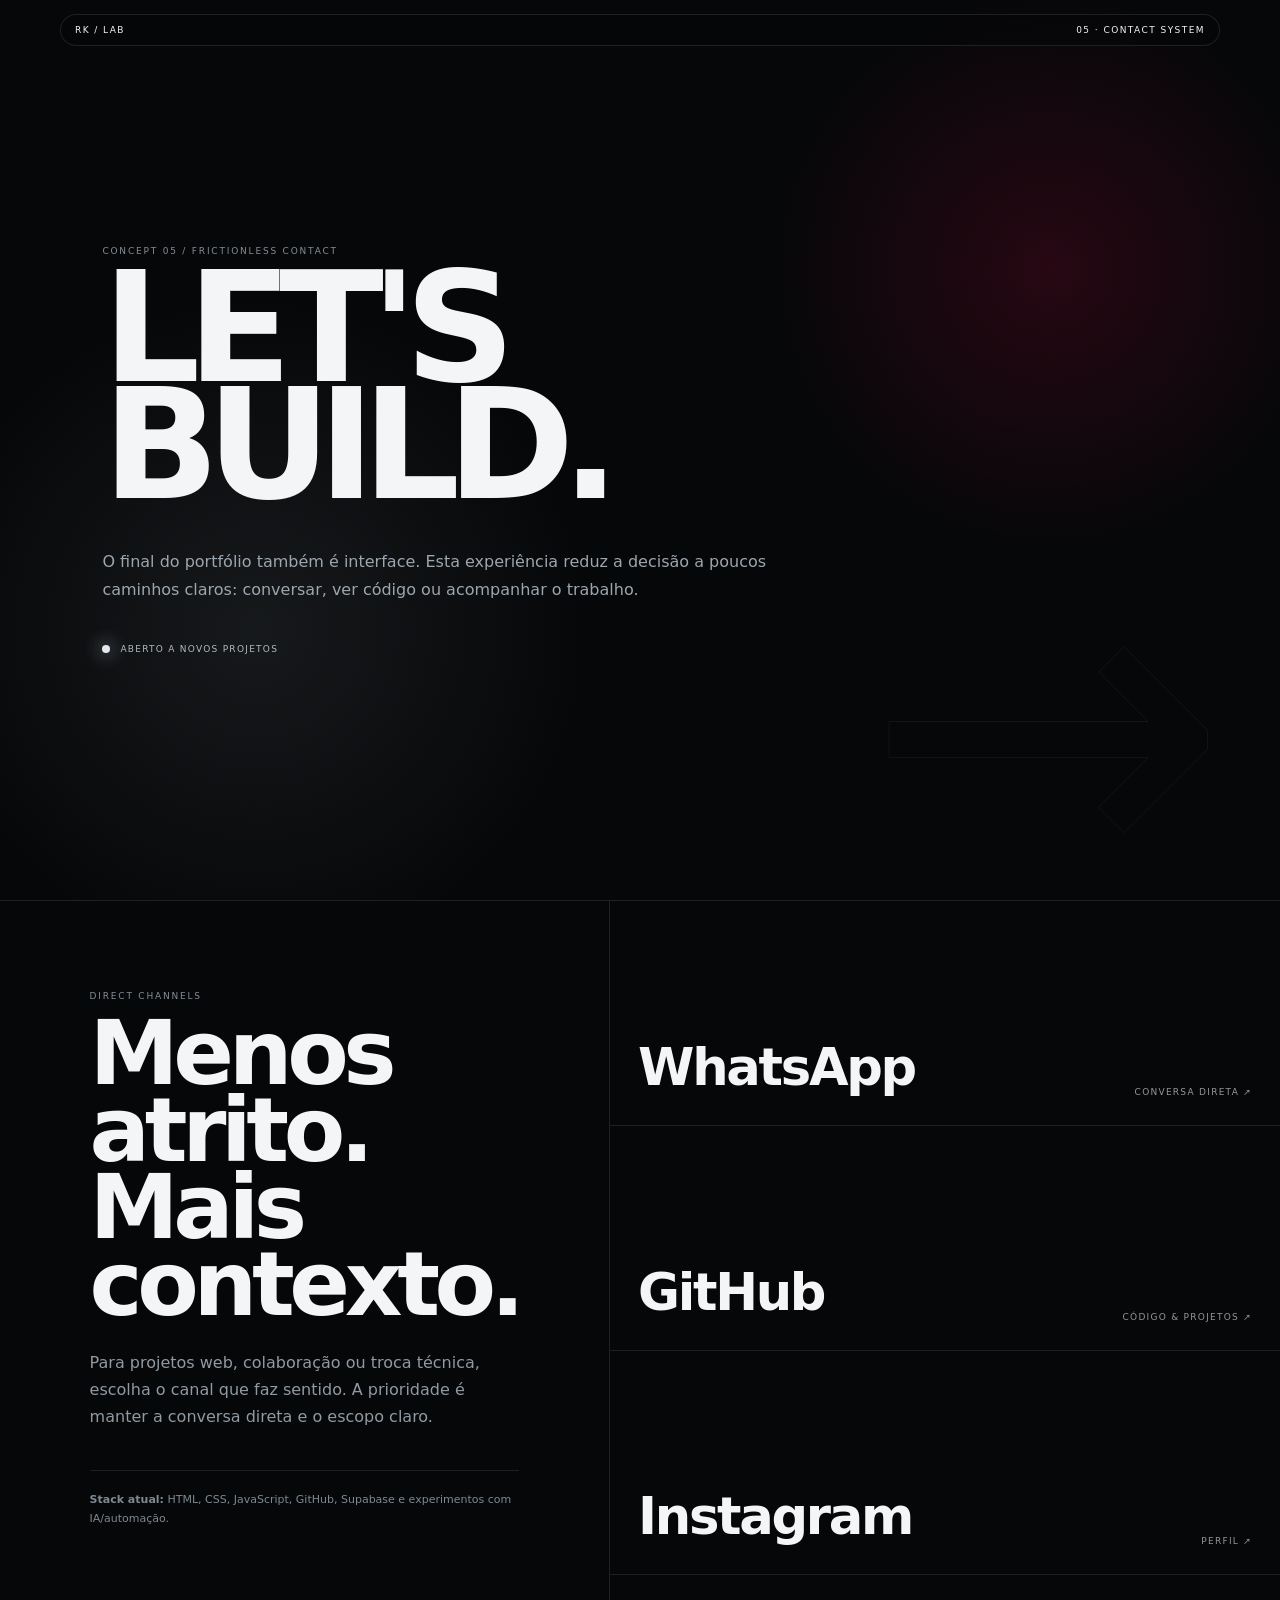
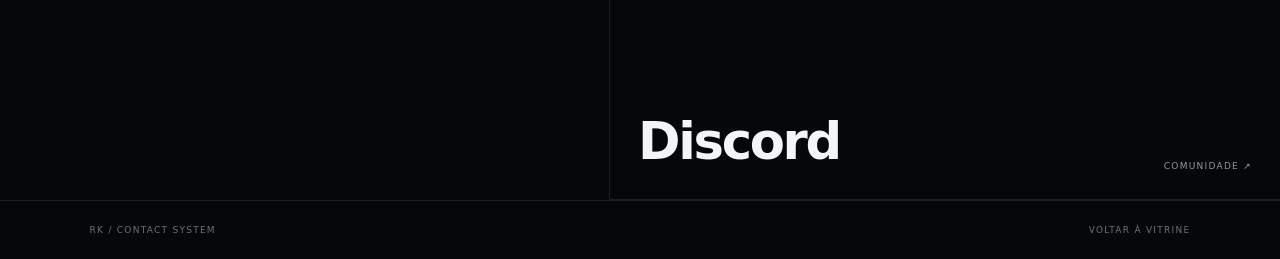
<file: contact/index.html>
<!doctype html><html lang="pt-BR"><head><meta charset="utf-8"><meta name="viewport" content="width=device-width,initial-scale=1"><meta name="theme-color" content="#060709"><title>RK Lab — Contact System</title><style>
*{box-sizing:border-box}body{margin:0;background:#060709;color:#f3f5f6;font-family:Inter,system-ui,sans-serif}a{color:inherit;text-decoration:none}.nav{position:fixed;z-index:20;top:14px;left:50%;transform:translateX(-50%);width:min(1160px,calc(100% - 24px));padding:10px 14px;border:1px solid rgba(255,255,255,.1);border-radius:16px;background:rgba(6,7,9,.6);backdrop-filter:blur(16px);display:flex;justify-content:space-between;font-size:9px;letter-spacing:.16em;text-transform:uppercase}.lead{min-height:100svh;padding:8vw;display:flex;flex-direction:column;justify-content:center;position:relative;overflow:hidden;background:radial-gradient(circle at 82% 30%,rgba(210,10,70,.16),transparent 23%),radial-gradient(circle at 20% 70%,rgba(215,233,241,.08),transparent 28%)}.lead:after{content:"→";position:absolute;right:4vw;bottom:0;font-size:34vw;line-height:.8;color:transparent;-webkit-text-stroke:1px rgba(255,255,255,.05)}.ey{font-size:9px;letter-spacing:.2em;text-transform:uppercase;color:#858f97}.lead h1{font-size:clamp(68px,12vw,170px);line-height:.76;letter-spacing:-.085em;margin:14px 0 28px;position:relative;z-index:2}.lead p{max-width:680px;color:#9ca6ad;line-height:1.75;position:relative;z-index:2}.status{display:inline-flex;align-items:center;gap:10px;margin-top:24px;font-size:9px;text-transform:uppercase;letter-spacing:.14em;color:#b1bac0}.dot{width:8px;height:8px;border-radius:50%;background:#dfe9ef;box-shadow:0 0 18px #dfe9ef;animation:p 1.6s infinite}@keyframes p{50%{opacity:.35;transform:scale(.75)}}.contact{min-height:100svh;display:grid;grid-template-columns:.95fr 1.05fr;border-top:1px solid rgba(255,255,255,.1)}.panel{padding:7vw}.panel h2{font-size:clamp(46px,7vw,104px);line-height:.86;letter-spacing:-.06em;margin:14px 0 26px}.panel p{color:#909aa2;line-height:1.7}.note{margin-top:40px;padding-top:20px;border-top:1px solid rgba(255,255,255,.1);color:#7f8991;font-size:11px;line-height:1.7}.links{border-left:1px solid rgba(255,255,255,.1);display:flex;flex-direction:column}.link{flex:1;min-height:150px;padding:28px;display:flex;justify-content:space-between;align-items:end;border-bottom:1px solid rgba(255,255,255,.1);transition:.25s}.link:hover{background:#eef2f4;color:#0c0e10}.link b{font-size:clamp(30px,4vw,58px);letter-spacing:-.045em}.link span{font-size:9px;letter-spacing:.14em;text-transform:uppercase;opacity:.6}.footer{padding:24px 7vw;border-top:1px solid rgba(255,255,255,.1);display:flex;justify-content:space-between;font-size:9px;color:#68727a;text-transform:uppercase;letter-spacing:.14em}@media(max-width:760px){.contact{grid-template-columns:1fr}.links{border-left:0;border-top:1px solid rgba(255,255,255,.1)}.lead{padding:24px}.lead h1{font-size:22vw}.panel{padding:70px 22px}.link{padding:22px}}</style></head><body><header class="nav"><a href="../">RK / LAB</a><span>05 · Contact System</span></header><section class="lead"><div class="ey">Concept 05 / Frictionless contact</div><h1>LET'S<br>BUILD.</h1><p>O final do portfólio também é interface. Esta experiência reduz a decisão a poucos caminhos claros: conversar, ver código ou acompanhar o trabalho.</p><div class="status"><span class="dot"></span>aberto a novos projetos</div></section><section class="contact"><div class="panel"><div class="ey">Direct channels</div><h2>Menos atrito.<br>Mais contexto.</h2><p>Para projetos web, colaboração ou troca técnica, escolha o canal que faz sentido. A prioridade é manter a conversa direta e o escopo claro.</p><div class="note"><strong>Stack atual:</strong> HTML, CSS, JavaScript, GitHub, Supabase e experimentos com IA/automação.</div></div><div class="links"><a class="link" href="https://wa.me/5595991501077" target="_blank" rel="noopener noreferrer"><b>WhatsApp</b><span>conversa direta ↗</span></a><a class="link" href="https://github.com/callebydev" target="_blank" rel="noopener noreferrer"><b>GitHub</b><span>código & projetos ↗</span></a><a class="link" href="https://www.instagram.com/rk.dacruz" target="_blank" rel="noopener noreferrer"><b>Instagram</b><span>perfil ↗</span></a><a class="link" href="https://discord.gg/H3mnq7Nfp" target="_blank" rel="noopener noreferrer"><b>Discord</b><span>comunidade ↗</span></a></div></section><footer class="footer"><span>RK / Contact System</span><a href="../">voltar à vitrine</a></footer></body></html>
</file>
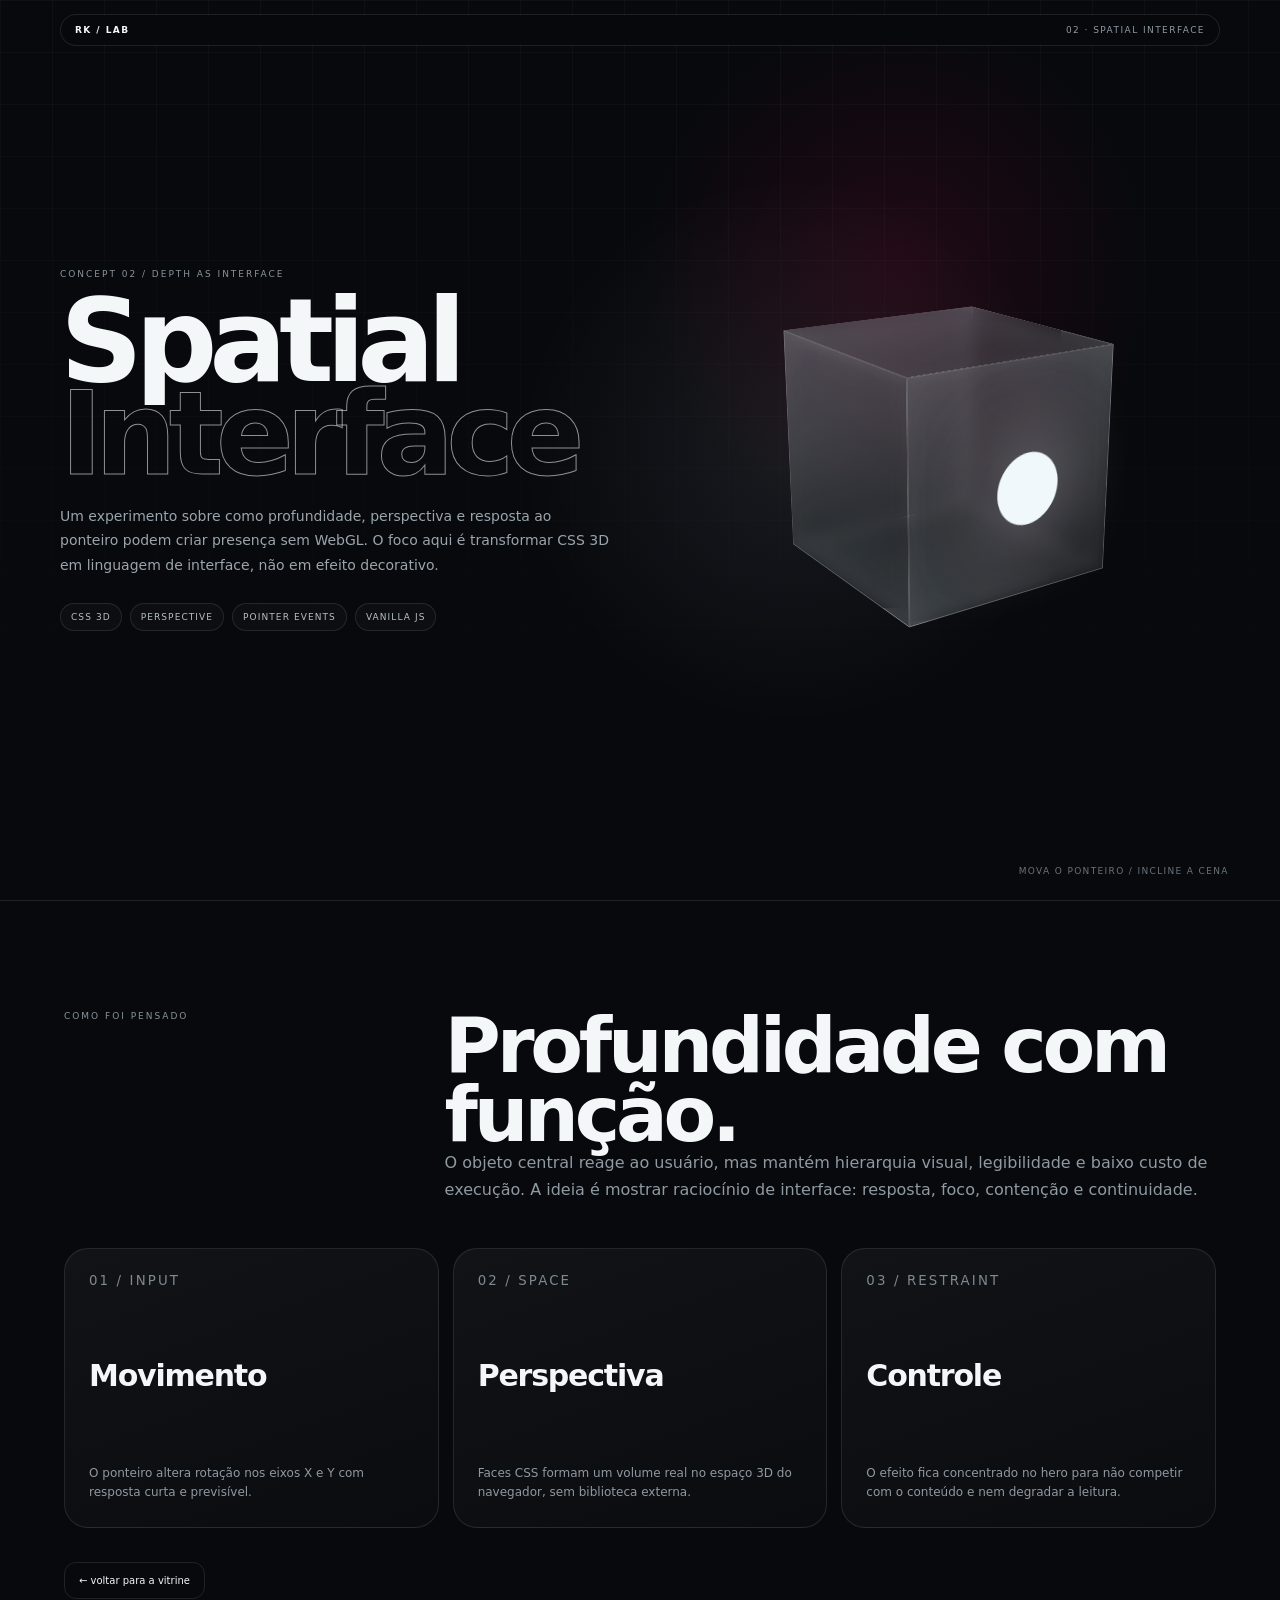
<file: hero-3d/index.html>
<!doctype html><html lang="pt-BR"><head><meta charset="utf-8"><meta name="viewport" content="width=device-width,initial-scale=1"><meta name="theme-color" content="#07090d"><title>RK Lab — Spatial Interface</title><meta name="description" content="Experimento de interface espacial com CSS 3D e interação por ponteiro."><style>
:root{--bg:#07090d;--fg:#f4f7f8;--muted:#8f9aa3;--line:rgba(255,255,255,.1);--red:#d20a46;--ice:#dfeaf0}*{box-sizing:border-box}html{scroll-behavior:smooth}body{margin:0;background:var(--bg);color:var(--fg);font-family:Inter,system-ui,sans-serif;overflow-x:hidden}a{color:inherit;text-decoration:none}.nav{position:fixed;z-index:20;top:14px;left:50%;transform:translateX(-50%);width:min(1160px,calc(100% - 24px));padding:10px 14px;border:1px solid var(--line);border-radius:16px;background:rgba(7,9,13,.6);backdrop-filter:blur(16px);display:flex;justify-content:space-between;align-items:center;font-size:9px;text-transform:uppercase;letter-spacing:.16em}.brand{font-weight:800}.nav span{color:var(--muted)}.hero{min-height:100svh;display:grid;place-items:center;position:relative;overflow:hidden;background:radial-gradient(circle at 70% 30%,rgba(210,10,70,.13),transparent 24%),radial-gradient(circle at 62% 50%,rgba(221,236,244,.08),transparent 30%),#07090d}.gridbg{position:absolute;inset:0;background-image:linear-gradient(rgba(255,255,255,.03) 1px,transparent 1px),linear-gradient(90deg,rgba(255,255,255,.03) 1px,transparent 1px);background-size:52px 52px;mask-image:linear-gradient(#000,transparent 90%)}.shell{width:min(1160px,92vw);display:grid;grid-template-columns:1fr 1fr;gap:56px;align-items:center;position:relative;z-index:2}.ey{font-size:9px;letter-spacing:.22em;text-transform:uppercase;color:#89949c}.copy h1{font-size:clamp(60px,9vw,128px);line-height:.81;letter-spacing:-.07em;margin:16px 0 22px}.copy h1 span{display:block;color:transparent;-webkit-text-stroke:1px rgba(255,255,255,.55)}.copy p{max-width:590px;color:#9ba5ad;line-height:1.75;font-size:14px}.chips{display:flex;flex-wrap:wrap;gap:8px;margin-top:26px}.chip{border:1px solid var(--line);border-radius:999px;padding:8px 10px;font-size:9px;letter-spacing:.12em;text-transform:uppercase;color:#b6c0c7;background:rgba(255,255,255,.025)}.viewport{height:560px;display:grid;place-items:center;perspective:1100px}.rig{position:relative;width:230px;height:230px;transform-style:preserve-3d;transform:rotateX(-18deg) rotateY(34deg);transition:.16s ease-out}.face{position:absolute;inset:0;border:1px solid rgba(255,255,255,.20);background:linear-gradient(145deg,rgba(220,238,247,.16),rgba(255,255,255,.02));backdrop-filter:blur(8px);box-shadow:inset 0 0 50px rgba(255,255,255,.03)}.f1{transform:translateZ(115px)}.f2{transform:rotateY(90deg) translateZ(115px)}.f3{transform:rotateY(180deg) translateZ(115px)}.f4{transform:rotateY(-90deg) translateZ(115px)}.f5{transform:rotateX(90deg) translateZ(115px)}.f6{transform:rotateX(-90deg) translateZ(115px)}.core{position:absolute;inset:35%;border-radius:50%;background:#f0f8fb;box-shadow:0 0 76px 22px rgba(220,239,248,.25),0 0 130px 32px rgba(210,10,70,.10);transform:translateZ(135px)}.hint{position:absolute;right:4vw;bottom:24px;color:#69747c;font-size:9px;letter-spacing:.15em;text-transform:uppercase}.concept{padding:110px 5vw;border-top:1px solid var(--line)}.max{max-width:1160px;margin:auto}.head{display:grid;grid-template-columns:.6fr 1.4fr;gap:50px;margin-bottom:44px}.head h2{font-size:clamp(42px,6vw,82px);line-height:.9;letter-spacing:-.055em;margin:0}.head p{color:#909aa2;line-height:1.7;margin:0}.cards{display:grid;grid-template-columns:repeat(3,1fr);gap:14px}.card{min-height:280px;padding:24px;border:1px solid var(--line);border-radius:24px;background:linear-gradient(160deg,rgba(255,255,255,.045),rgba(255,255,255,.015));display:flex;flex-direction:column;justify-content:space-between}.card small{color:#7e8991;text-transform:uppercase;letter-spacing:.16em}.card h3{font-size:30px;letter-spacing:-.04em;margin:0}.card p{color:#8f99a2;line-height:1.6;font-size:12px;margin:0}.back{display:inline-block;margin-top:34px;padding:12px 14px;border:1px solid var(--line);border-radius:12px;font-size:10px}@media(max-width:800px){.shell,.head{grid-template-columns:1fr}.hero{padding:100px 0 40px}.viewport{height:370px}.rig{width:170px;height:170px}.f1{transform:translateZ(85px)}.f2{transform:rotateY(90deg) translateZ(85px)}.f3{transform:rotateY(180deg) translateZ(85px)}.f4{transform:rotateY(-90deg) translateZ(85px)}.f5{transform:rotateX(90deg) translateZ(85px)}.f6{transform:rotateX(-90deg) translateZ(85px)}.cards{grid-template-columns:1fr}.concept{padding:80px 20px}}</style></head><body><header class="nav"><a class="brand" href="../">RK / LAB</a><span>02 · Spatial Interface</span></header><section class="hero" id="hero"><div class="gridbg"></div><div class="shell"><div class="copy"><div class="ey">Concept 02 / Depth as interface</div><h1>Spatial<span>Interface</span></h1><p>Um experimento sobre como profundidade, perspectiva e resposta ao ponteiro podem criar presença sem WebGL. O foco aqui é transformar CSS 3D em linguagem de interface, não em efeito decorativo.</p><div class="chips"><span class="chip">CSS 3D</span><span class="chip">Perspective</span><span class="chip">Pointer Events</span><span class="chip">Vanilla JS</span></div></div><div class="viewport"><div class="rig" id="rig"><div class="face f1"></div><div class="face f2"></div><div class="face f3"></div><div class="face f4"></div><div class="face f5"></div><div class="face f6"></div><div class="core"></div></div></div></div><div class="hint">mova o ponteiro / incline a cena</div></section><section class="concept"><div class="max"><div class="head"><div class="ey">Como foi pensado</div><div><h2>Profundidade com função.</h2><p>O objeto central reage ao usuário, mas mantém hierarquia visual, legibilidade e baixo custo de execução. A ideia é mostrar raciocínio de interface: resposta, foco, contenção e continuidade.</p></div></div><div class="cards"><article class="card"><small>01 / Input</small><h3>Movimento</h3><p>O ponteiro altera rotação nos eixos X e Y com resposta curta e previsível.</p></article><article class="card"><small>02 / Space</small><h3>Perspectiva</h3><p>Faces CSS formam um volume real no espaço 3D do navegador, sem biblioteca externa.</p></article><article class="card"><small>03 / Restraint</small><h3>Controle</h3><p>O efeito fica concentrado no hero para não competir com o conteúdo e nem degradar a leitura.</p></article></div><a class="back" href="../">← voltar para a vitrine</a></div></section><script>const rig=document.getElementById('rig'),hero=document.getElementById('hero');hero.addEventListener('pointermove',e=>{const r=hero.getBoundingClientRect(),x=(e.clientX-r.left)/r.width-.5,y=(e.clientY-r.top)/r.height-.5;rig.style.transform='rotateX('+(-18-y*30)+'deg) rotateY('+(34+x*44)+'deg) translateZ(8px)'});hero.addEventListener('pointerleave',()=>rig.style.transform='rotateX(-18deg) rotateY(34deg)')</script></body></html>
</file>
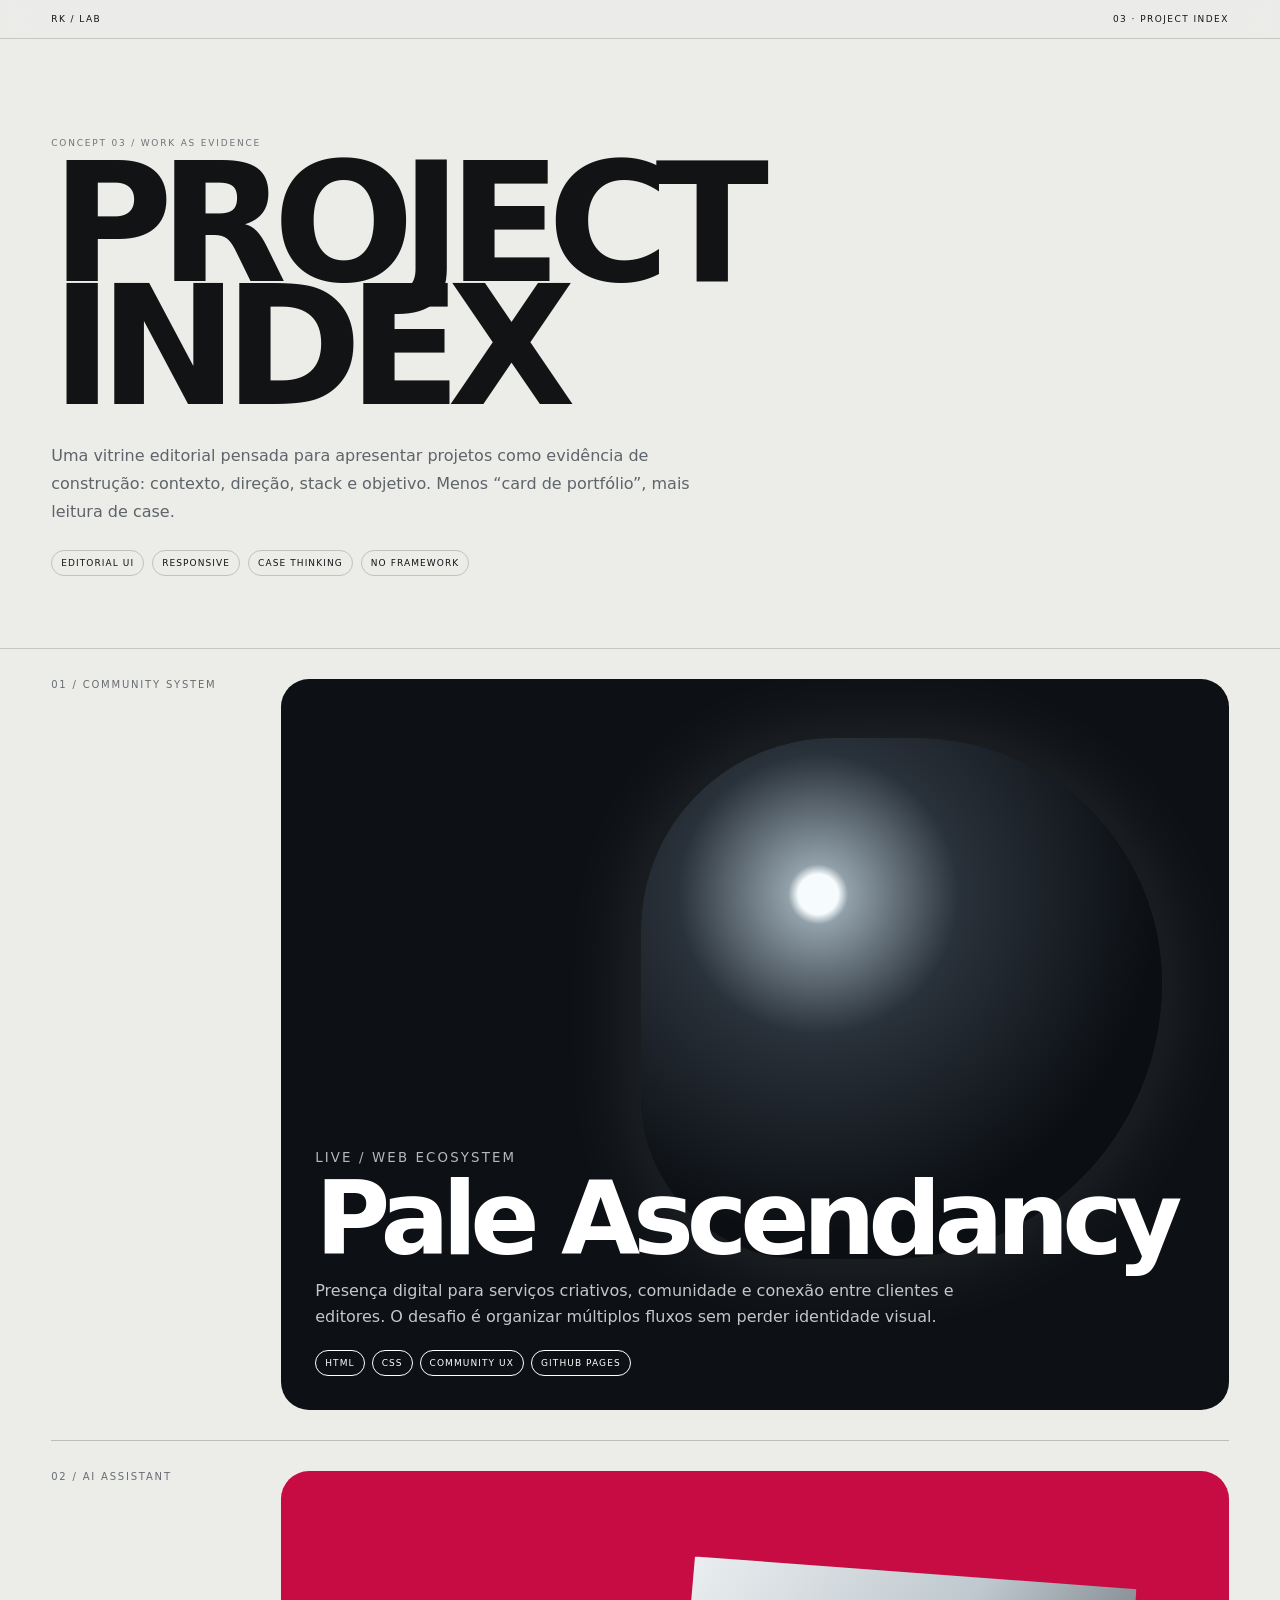
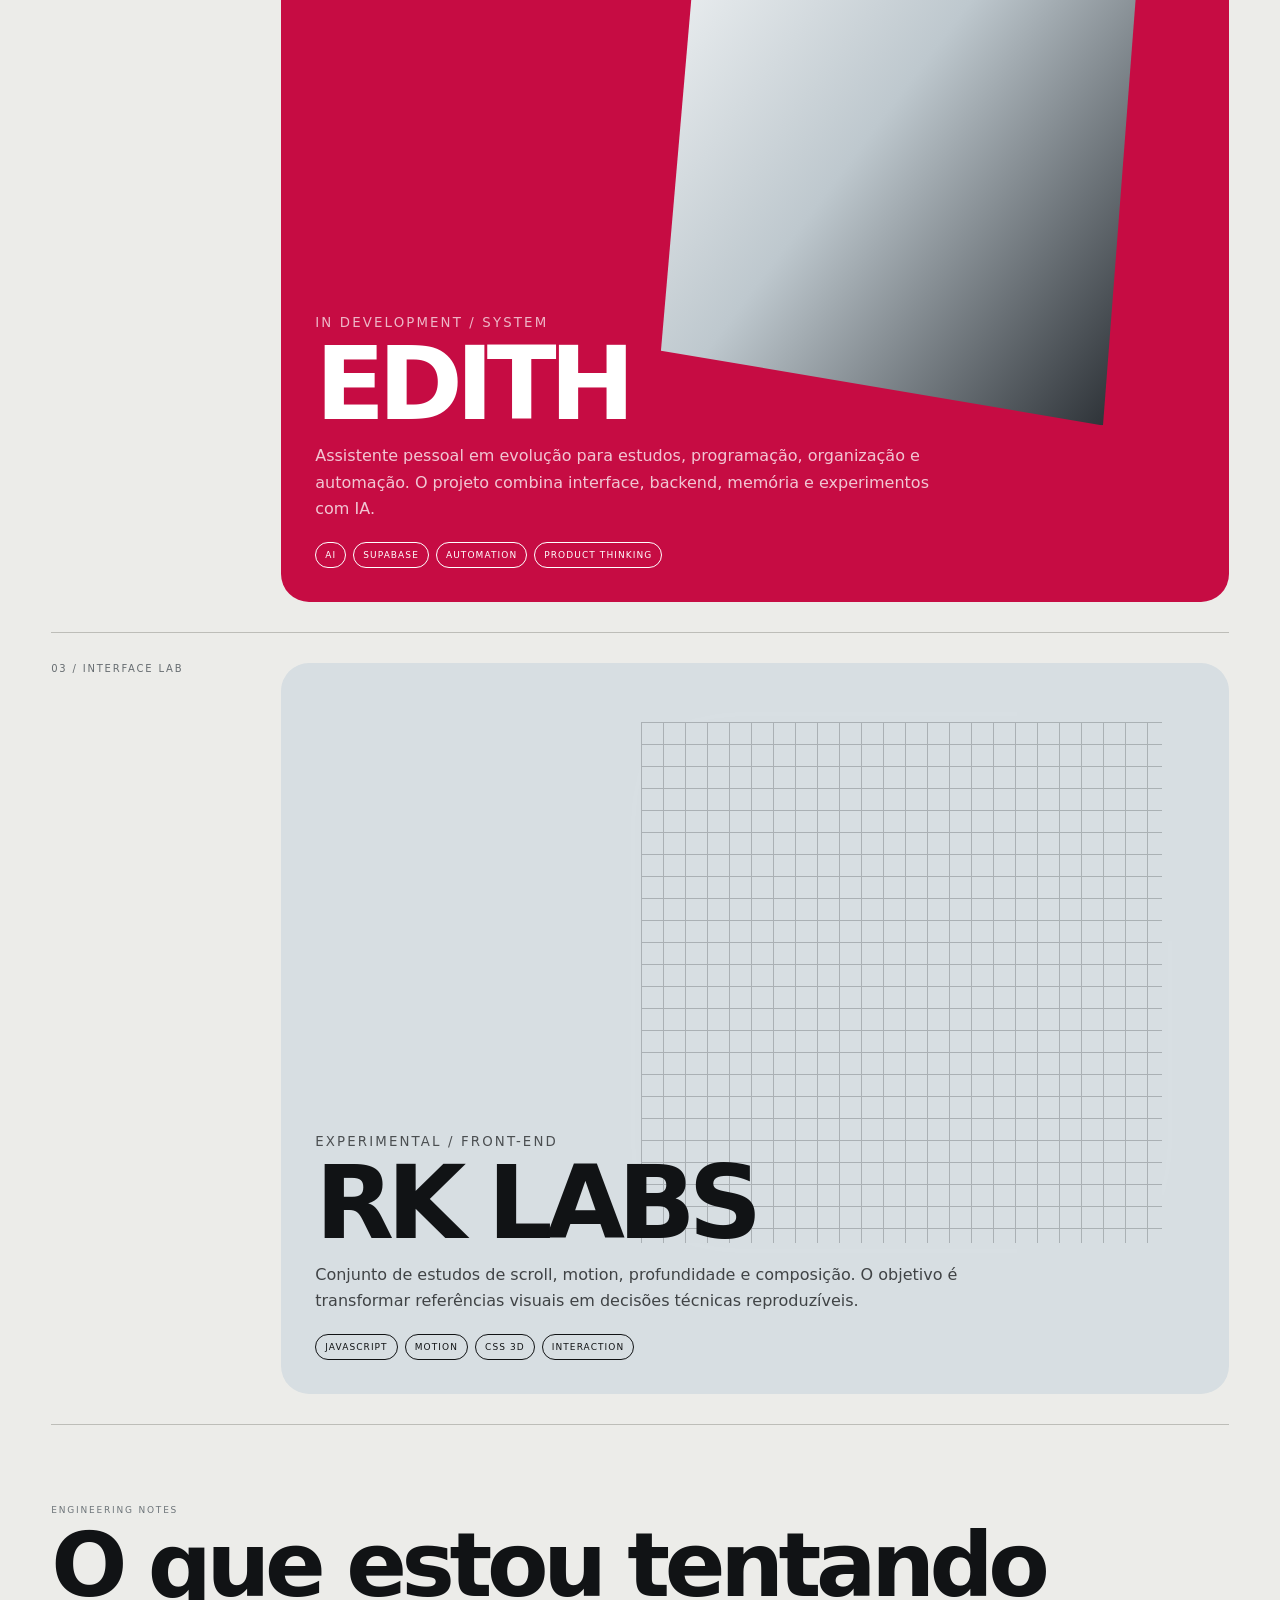
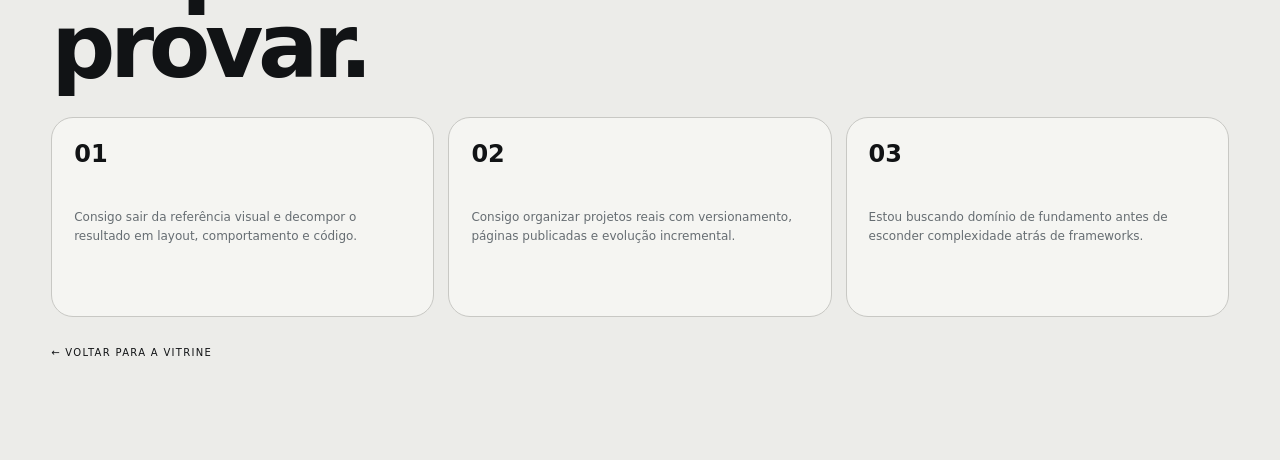
<file: projects/index.html>
<!doctype html><html lang="pt-BR"><head><meta charset="utf-8"><meta name="viewport" content="width=device-width,initial-scale=1"><meta name="theme-color" content="#ededeb"><title>RK Lab — Project Index</title><style>
*{box-sizing:border-box}html{scroll-behavior:smooth}body{margin:0;background:#ecece9;color:#111315;font-family:Inter,system-ui,sans-serif}a{color:inherit;text-decoration:none}.top{position:sticky;top:0;z-index:20;display:flex;justify-content:space-between;padding:14px 4vw;border-bottom:1px solid #c7c7c2;background:rgba(236,236,233,.9);backdrop-filter:blur(14px);font-size:9px;text-transform:uppercase;letter-spacing:.16em}.intro{padding:11vh 4vw 8vh;border-bottom:1px solid #c7c7c2}.ey{font-size:9px;letter-spacing:.2em;text-transform:uppercase;color:#6d7479}.intro h1{font-size:clamp(72px,13vw,190px);line-height:.74;letter-spacing:-.085em;margin:14px 0 34px;font-weight:650}.intro p{max-width:690px;color:#5e6469;line-height:1.75}.stack{display:flex;gap:8px;flex-wrap:wrap;margin-top:24px}.tag{padding:7px 9px;border:1px solid #c1c3c1;border-radius:999px;font-size:9px;text-transform:uppercase;letter-spacing:.12em}.projects{padding:0 4vw}.project{min-height:88svh;border-bottom:1px solid #bdbdb8;display:grid;grid-template-columns:.34fr 1.66fr;gap:36px;padding:30px 0}.num{font-size:10px;letter-spacing:.18em;text-transform:uppercase;color:#676d71}.visual{border-radius:28px;min-height:620px;position:relative;overflow:hidden;display:flex;align-items:flex-end;padding:34px;background:#0d1014;color:white}.visual:before{content:"";position:absolute;width:55%;aspect-ratio:1;right:7%;top:8%;border-radius:44% 56% 63% 37%;background:radial-gradient(circle at 34% 30%,#f6fbfd 0 4%,#91a0a9 6%,#29313a 28%,#0b0e12 68%);box-shadow:0 0 90px rgba(255,255,255,.12)}.p2{background:#c60c43}.p2:before{border-radius:0;background:linear-gradient(135deg,#f5f7f8,#bec8ce 42%,#15191e);clip-path:polygon(17% 0,100% 18%,82% 100%,0 74%);transform:rotate(-8deg)}.p3{background:#d7dee2;color:#111315}.p3:before{background:repeating-linear-gradient(90deg,#111315 0 1px,transparent 1px 22px),repeating-linear-gradient(#111315 0 1px,transparent 1px 22px);opacity:.22;border-radius:0}.info{position:relative;z-index:2}.info small{letter-spacing:.16em;text-transform:uppercase;opacity:.7}.info h2{font-size:clamp(54px,8vw,118px);line-height:.8;letter-spacing:-.07em;margin:12px 0 18px}.info p{max-width:650px;line-height:1.65;opacity:.76}.tech{display:flex;gap:7px;flex-wrap:wrap;margin-top:20px}.tech span{font-size:9px;text-transform:uppercase;letter-spacing:.12em;border:1px solid currentColor;border-radius:999px;padding:7px 9px}.notes{padding:80px 4vw 100px}.notes h3{font-size:clamp(40px,7vw,90px);line-height:.9;letter-spacing:-.06em;margin:10px 0 30px}.grid{display:grid;grid-template-columns:repeat(3,1fr);gap:14px}.card{border:1px solid #c8c8c4;border-radius:22px;padding:22px;min-height:200px;background:#f5f5f2}.card b{display:block;font-size:24px;margin-bottom:40px}.card p{color:#666d72;line-height:1.6;font-size:12px}.back{display:inline-block;margin-top:30px;font-size:10px;text-transform:uppercase;letter-spacing:.13em}@media(max-width:780px){.project{grid-template-columns:1fr;min-height:auto}.visual{min-height:70svh}.intro h1{font-size:22vw}.grid{grid-template-columns:1fr}}</style></head><body><header class="top"><a href="../">RK / LAB</a><span>03 · Project Index</span></header><section class="intro"><div class="ey">Concept 03 / Work as evidence</div><h1>PROJECT<br>INDEX</h1><p>Uma vitrine editorial pensada para apresentar projetos como evidência de construção: contexto, direção, stack e objetivo. Menos “card de portfólio”, mais leitura de case.</p><div class="stack"><span class="tag">Editorial UI</span><span class="tag">Responsive</span><span class="tag">Case thinking</span><span class="tag">No framework</span></div></section><main class="projects"><section class="project"><div class="num">01 / Community system</div><div class="visual"><div class="info"><small>Live / Web ecosystem</small><h2>Pale Ascendancy</h2><p>Presença digital para serviços criativos, comunidade e conexão entre clientes e editores. O desafio é organizar múltiplos fluxos sem perder identidade visual.</p><div class="tech"><span>HTML</span><span>CSS</span><span>Community UX</span><span>GitHub Pages</span></div></div></div></section><section class="project"><div class="num">02 / AI assistant</div><div class="visual p2"><div class="info"><small>In development / System</small><h2>EDITH</h2><p>Assistente pessoal em evolução para estudos, programação, organização e automação. O projeto combina interface, backend, memória e experimentos com IA.</p><div class="tech"><span>AI</span><span>Supabase</span><span>Automation</span><span>Product thinking</span></div></div></div></section><section class="project"><div class="num">03 / Interface lab</div><div class="visual p3"><div class="info"><small>Experimental / Front-end</small><h2>RK LABS</h2><p>Conjunto de estudos de scroll, motion, profundidade e composição. O objetivo é transformar referências visuais em decisões técnicas reproduzíveis.</p><div class="tech"><span>JavaScript</span><span>Motion</span><span>CSS 3D</span><span>Interaction</span></div></div></div></section></main><section class="notes"><div class="ey">Engineering notes</div><h3>O que estou tentando provar.</h3><div class="grid"><article class="card"><b>01</b><p>Consigo sair da referência visual e decompor o resultado em layout, comportamento e código.</p></article><article class="card"><b>02</b><p>Consigo organizar projetos reais com versionamento, páginas publicadas e evolução incremental.</p></article><article class="card"><b>03</b><p>Estou buscando domínio de fundamento antes de esconder complexidade atrás de frameworks.</p></article></div><a class="back" href="../">← voltar para a vitrine</a></section></body></html>
</file>
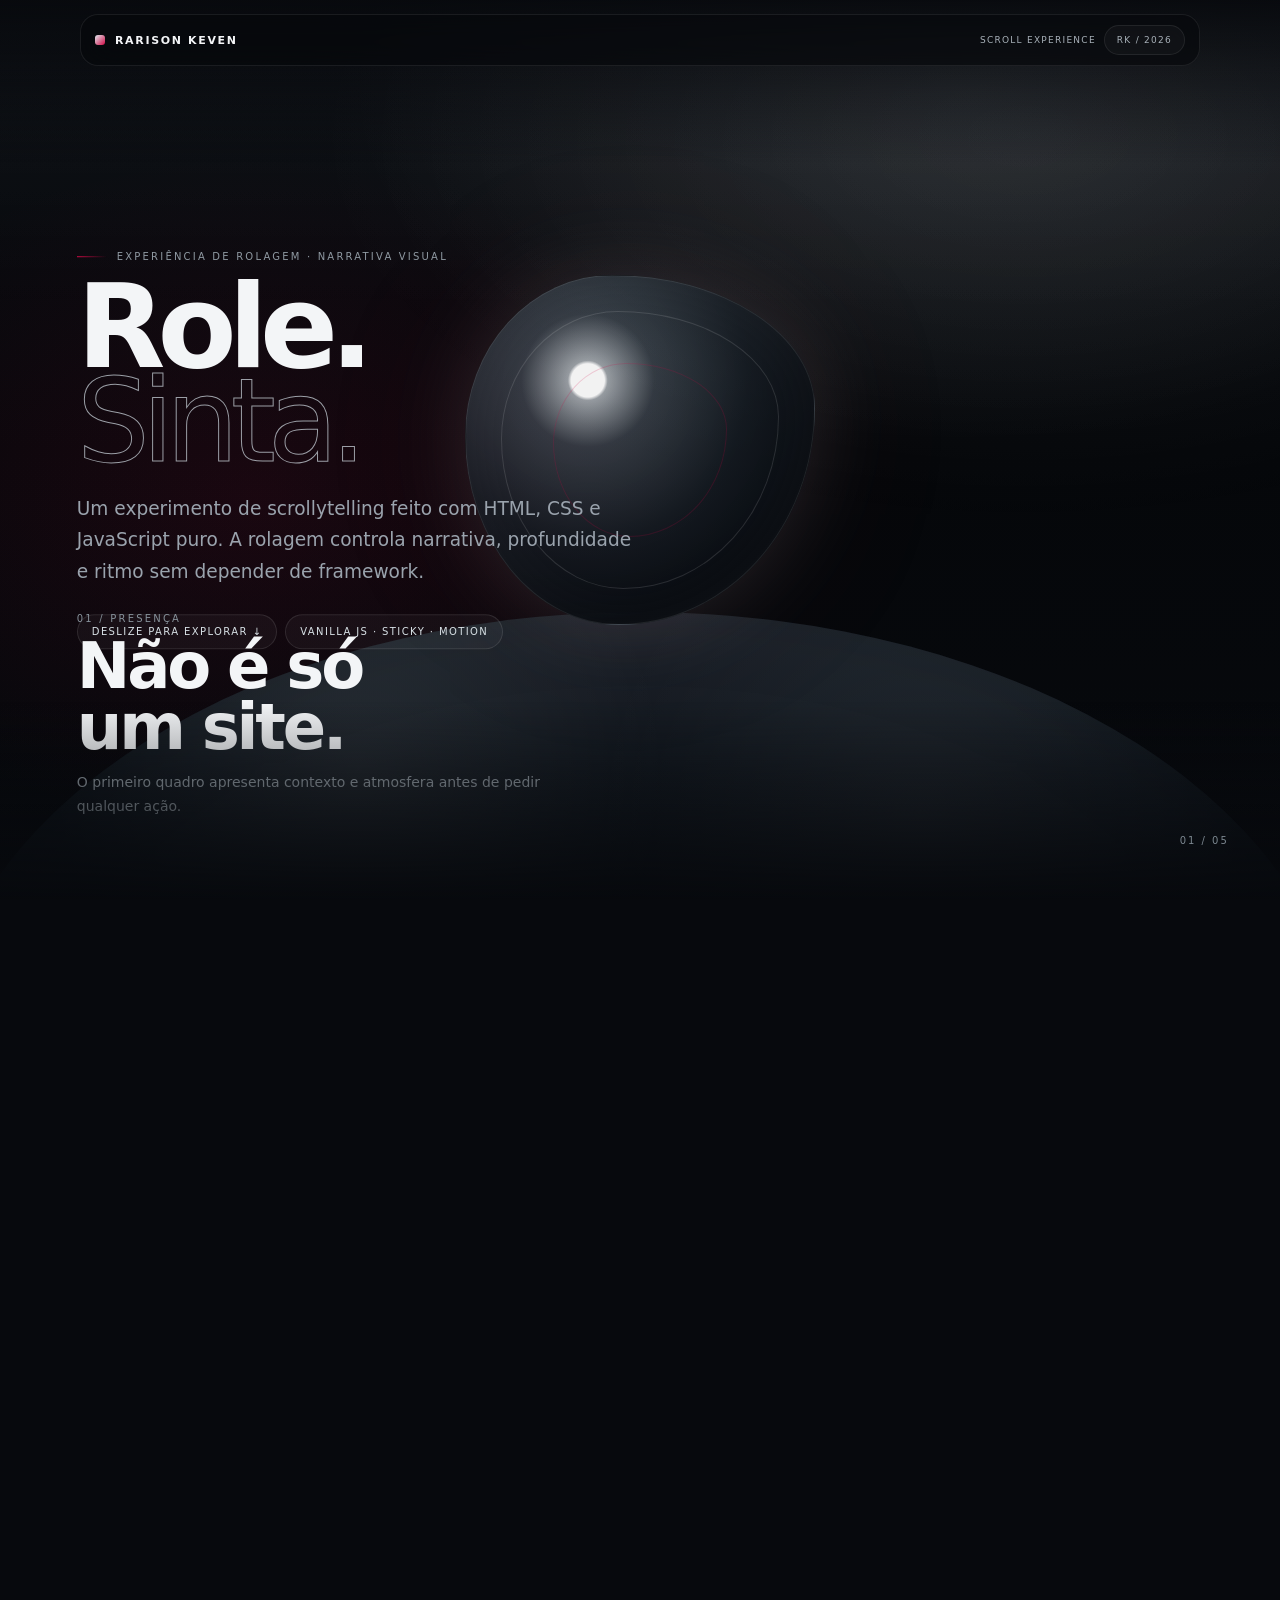
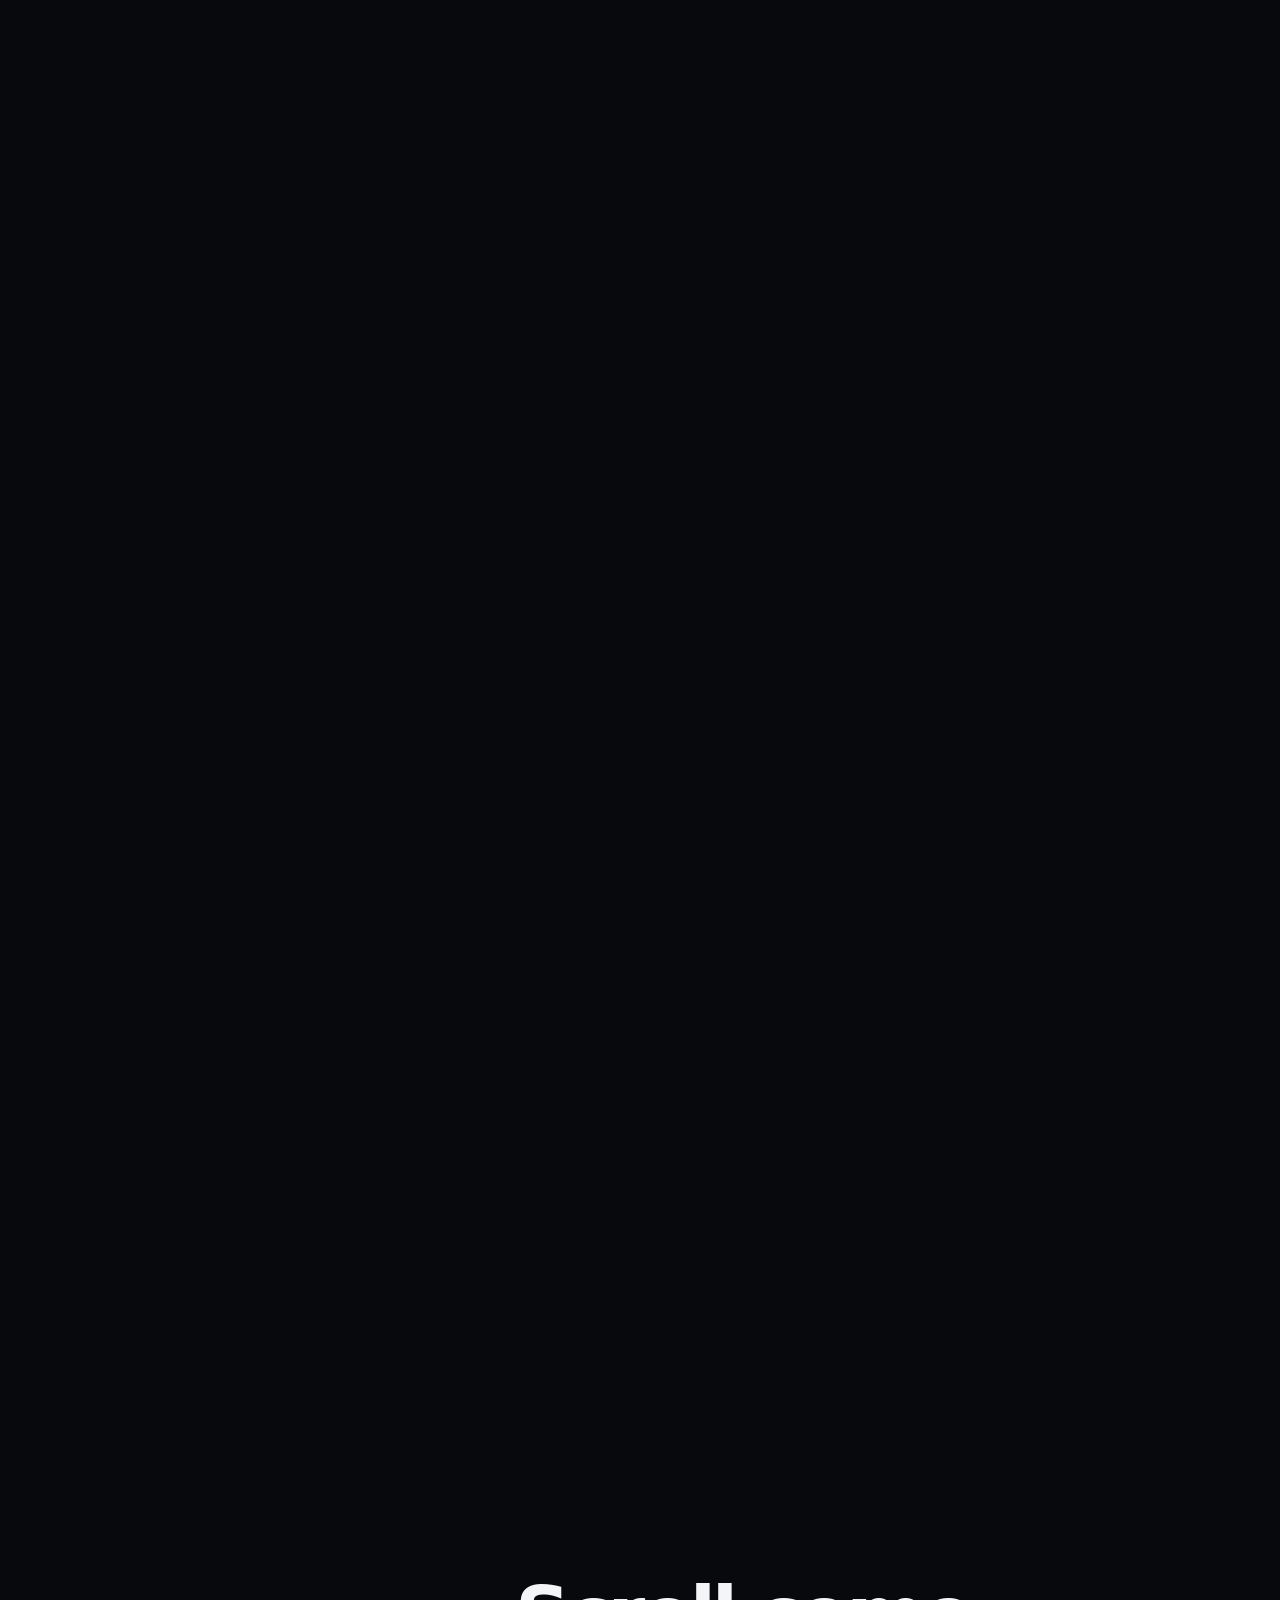
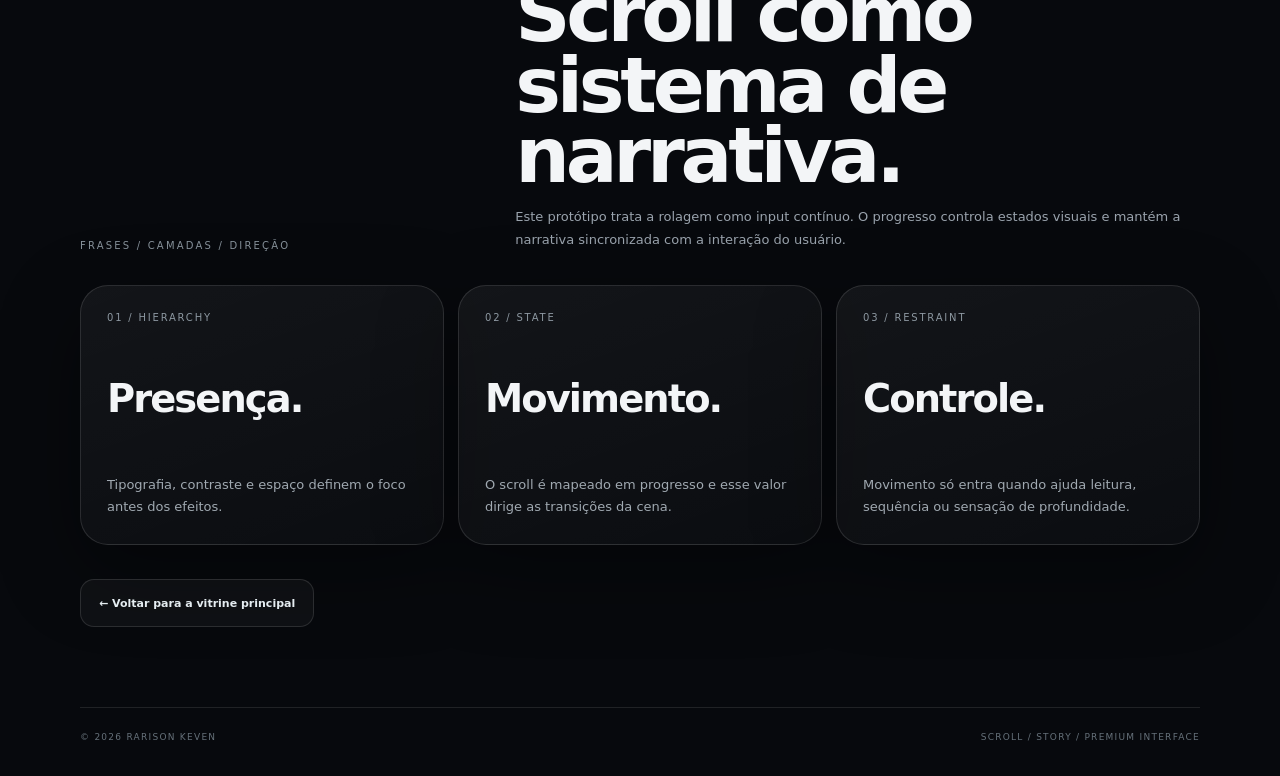
<file: scroll/index.html>
<!doctype html>
<html lang="pt-BR">
<head>
  <meta charset="utf-8" />
  <meta name="viewport" content="width=device-width,initial-scale=1" />
  <meta name="theme-color" content="#07090d" />
  <title>Rarison Keven — Scroll Experience</title>
  <meta
    name="description"
    content="Experiência de rolagem com frases, narrativa visual e apresentação premium."
  />
  <style>
    :root{
      --bg:#07090d;
      --bg2:#0b1016;
      --txt:#f3f5f7;
      --muted:#9aa3ad;
      --soft:rgba(255,255,255,.08);
      --line:rgba(255,255,255,.12);
      --ice:#dfeaf0;
      --accent:#d20a46;
    }

    *{box-sizing:border-box}
    html{scroll-behavior:smooth}
    body{
      margin:0;
      font-family:Inter,system-ui,-apple-system,Segoe UI,sans-serif;
      background:var(--bg);
      color:var(--txt);
      overflow-x:hidden;
    }

    a{color:inherit;text-decoration:none}

    .bg{
      position:fixed;
      inset:0;
      z-index:-3;
      background:
        radial-gradient(900px 520px at 75% 10%, rgba(220,234,240,.10), transparent 68%),
        radial-gradient(700px 500px at 20% 55%, rgba(210,10,70,.10), transparent 68%),
        linear-gradient(180deg, #0a0d12 0%, #05070a 50%, #07090d 100%);
    }

    .noise{
      position:fixed;
      inset:0;
      z-index:-2;
      opacity:.08;
      pointer-events:none;
      background-image:
        linear-gradient(rgba(255,255,255,.06) 1px, transparent 1px),
        linear-gradient(90deg, rgba(255,255,255,.05) 1px, transparent 1px);
      background-size:50px 50px;
      mask-image:linear-gradient(to bottom, black 40%, transparent 100%);
    }

    #progress{
      position:fixed;
      top:0;left:0;
      width:0;height:3px;
      z-index:120;
      background:linear-gradient(90deg,var(--ice),var(--accent));
    }

    nav{
      position:fixed;
      z-index:100;
      top:14px;
      left:50%;
      transform:translateX(-50%);
      width:min(1120px, calc(100% - 22px));
      display:flex;
      justify-content:space-between;
      align-items:center;
      padding:10px 14px;
      border:1px solid rgba(255,255,255,.08);
      border-radius:18px;
      background:rgba(6,8,11,.58);
      backdrop-filter:blur(18px);
    }

    .brand{
      display:flex;
      gap:10px;
      align-items:center;
      font-size:11px;
      font-weight:800;
      letter-spacing:.15em;
      text-transform:uppercase;
    }

    .mark{
      width:10px;
      height:10px;
      border-radius:3px;
      background:linear-gradient(135deg,var(--ice),var(--accent));
    }

    .nav-right{
      display:flex;
      gap:8px;
      align-items:center;
      font-size:9px;
      color:#a9b2ba;
      letter-spacing:.14em;
      text-transform:uppercase;
    }

    .pill{
      padding:9px 12px;
      border-radius:999px;
      border:1px solid rgba(255,255,255,.08);
      background:rgba(255,255,255,.03);
    }

    .stage{
      position:relative;
      height:520vh;
    }

    .sticky{
      position:sticky;
      top:0;
      height:100svh;
      overflow:hidden;
    }

    .scene-layer{
      position:absolute;
      inset:0;
      transition:opacity .5s ease, transform .5s ease;
    }

    .terrain{
      position:absolute;
      inset:0;
      background:
        radial-gradient(1100px 600px at 80% 15%, rgba(255,255,255,.06), transparent 65%),
        linear-gradient(180deg, rgba(255,255,255,.04), transparent 35%);
    }

    .terrain::after{
      content:"";
      position:absolute;
      left:-5%;
      right:-5%;
      bottom:-18%;
      height:50%;
      border-top-left-radius:50% 100%;
      border-top-right-radius:50% 100%;
      background:
        radial-gradient(circle at 30% 35%, rgba(255,255,255,.08), transparent 30%),
        radial-gradient(circle at 70% 45%, rgba(255,255,255,.06), transparent 32%),
        linear-gradient(180deg, #1a2129 0%, #10161d 35%, #0a0f14 100%);
      filter:blur(0.3px);
      box-shadow:0 -60px 120px rgba(0,0,0,.35) inset;
      transform:translateY(var(--terrainShift, 0px));
    }

    .orbWrap{
      position:absolute;
      inset:0;
      display:grid;
      place-items:center;
      pointer-events:none;
    }

    .orb{
      width:min(350px, 58vw);
      aspect-ratio:1;
      border-radius:42% 58% 56% 44% / 46% 38% 62% 54%;
      position:relative;
      background:
        radial-gradient(circle at 35% 30%, rgba(255,255,255,.95) 0 5%, rgba(224,233,239,.65) 6%, rgba(103,118,131,.45) 20%, rgba(26,33,41,.7) 48%, rgba(8,11,16,.98) 72%);
      box-shadow:
        0 0 80px rgba(220,232,239,.12),
        0 0 180px rgba(210,10,70,.08),
        inset 0 0 60px rgba(255,255,255,.04);
      border:1px solid rgba(255,255,255,.10);
      transform:translateY(0) scale(1) rotate(0deg);
      will-change:transform,border-radius,opacity;
    }

    .orb::before,
    .orb::after{
      content:"";
      position:absolute;
      inset:10%;
      border:1px solid rgba(255,255,255,.12);
      border-radius:inherit;
    }

    .orb::after{
      inset:25%;
      border-color:rgba(210,10,70,.18);
    }

    .copy{
      position:absolute;
      left:max(6vw,24px);
      top:50%;
      transform:translateY(-50%);
      width:min(620px,84vw);
      z-index:3;
    }

    .eyebrow{
      display:flex;
      align-items:center;
      gap:10px;
      font-size:10px;
      text-transform:uppercase;
      letter-spacing:.22em;
      color:#909aa3;
      margin-bottom:18px;
    }

    .eyebrow::before{
      content:"";
      width:30px;
      height:1px;
      background:linear-gradient(90deg,var(--accent),transparent);
    }

    .title{
      margin:0;
      font-size:clamp(54px, 9vw, 126px);
      line-height:.82;
      letter-spacing:-.07em;
      font-weight:650;
    }

    .title .outline{
      display:block;
      color:transparent;
      -webkit-text-stroke:1px rgba(220,232,239,.68);
      font-weight:500;
    }

    .lead{
      margin:24px 0 0;
      max-width:560px;
      color:var(--muted);
      font-size:clamp(14px,1.45vw,19px);
      line-height:1.7;
    }

    .scrollHint{
      margin-top:26px;
      display:inline-flex;
      align-items:center;
      gap:10px;
      padding:11px 14px;
      border-radius:999px;
      border:1px solid rgba(255,255,255,.10);
      color:#d8e1e6;
      font-size:10px;
      letter-spacing:.14em;
      text-transform:uppercase;
      background:rgba(255,255,255,.035);
    }

    .chapters{
      position:absolute;
      inset:0;
      pointer-events:none;
      z-index:5;
    }

    .chapter{
      position:absolute;
      left:max(6vw,24px);
      bottom:9vh;
      width:min(560px,82vw);
      opacity:0;
      transform:translateY(36px);
      transition:opacity .35s ease, transform .35s ease;
    }

    .chapter.active{
      opacity:1;
      transform:none;
    }

    .chapter .mini{
      font-size:10px;
      text-transform:uppercase;
      letter-spacing:.22em;
      color:#87929b;
      margin-bottom:12px;
    }

    .chapter h2{
      margin:0 0 14px;
      font-size:clamp(34px,5vw,72px);
      line-height:.95;
      letter-spacing:-.05em;
      font-weight:560;
      max-width:9ch;
    }

    .chapter p{
      margin:0;
      max-width:520px;
      color:#9da7af;
      font-size:14px;
      line-height:1.7;
    }

    .counter{
      position:absolute;
      right:max(4vw,18px);
      bottom:6vh;
      z-index:7;
      font-size:10px;
      letter-spacing:.20em;
      text-transform:uppercase;
      color:#7c8790;
    }

    .fadeTop,
    .fadeBottom{
      position:absolute;
      left:0;right:0;
      z-index:6;
      pointer-events:none;
    }

    .fadeTop{
      top:0;height:18vh;
      background:linear-gradient(180deg, rgba(7,9,13,.95), transparent);
    }

    .fadeBottom{
      bottom:0;height:22vh;
      background:linear-gradient(0deg, rgba(7,9,13,.98), transparent);
    }

    .after{
      padding:100px 22px 80px;
    }

    .wrap{
      width:min(1120px,100%);
      margin:auto;
    }

    .sectionHead{
      display:grid;
      grid-template-columns:.72fr 1.28fr;
      gap:50px;
      margin-bottom:34px;
      align-items:end;
    }

    .sectionHead .kicker{
      font-size:10px;
      text-transform:uppercase;
      letter-spacing:.22em;
      color:#87929b;
    }

    .sectionHead h2{
      margin:0;
      font-size:clamp(40px,6vw,82px);
      line-height:.92;
      letter-spacing:-.055em;
      font-weight:560;
    }

    .sectionHead p{
      margin:14px 0 0;
      max-width:700px;
      color:var(--muted);
      line-height:1.75;
      font-size:13px;
    }

    .quoteGrid{
      display:grid;
      grid-template-columns:repeat(3,1fr);
      gap:14px;
    }

    .quoteCard{
      min-height:260px;
      border-radius:28px;
      border:1px solid var(--line);
      background:linear-gradient(160deg, rgba(255,255,255,.05), rgba(255,255,255,.018));
      box-shadow:0 26px 80px rgba(0,0,0,.38);
      padding:26px;
      display:flex;
      flex-direction:column;
      justify-content:space-between;
    }

    .quoteCard span{
      display:block;
      font-size:10px;
      text-transform:uppercase;
      letter-spacing:.18em;
      color:#8d98a1;
    }

    .quoteCard h3{
      margin:0;
      font-size:clamp(30px,3vw,48px);
      line-height:1;
      letter-spacing:-.05em;
      font-weight:560;
    }

    .quoteCard p{
      margin:0;
      color:#a0a9b1;
      line-height:1.7;
      font-size:13px;
    }

    .backLink{
      margin-top:34px;
      display:inline-flex;
      align-items:center;
      gap:10px;
      min-height:48px;
      padding:0 18px;
      border-radius:14px;
      border:1px solid rgba(255,255,255,.12);
      color:#e5edf1;
      background:rgba(255,255,255,.03);
      font-size:11px;
      font-weight:750;
    }

    footer{
      width:min(1120px,calc(100% - 44px));
      margin:auto;
      padding:24px 0 34px;
      border-top:1px solid rgba(255,255,255,.10);
      display:flex;
      justify-content:space-between;
      gap:18px;
      color:#66717a;
      font-size:9px;
      text-transform:uppercase;
      letter-spacing:.14em;
    }

    @media (max-width:900px){
      .sectionHead{grid-template-columns:1fr;gap:16px}
      .quoteGrid{grid-template-columns:1fr}
    }

    @media (max-width:700px){
      nav{padding:10px 12px}
      .nav-right span:not(.pill){display:none}
      .title{font-size:18vw}
      .copy{top:40%}
      .orb{
        width:78vw;
        opacity:.85;
      }
      .chapter{
        bottom:8vh;
      }
      .chapter h2{
        max-width:none;
        font-size:13vw;
      }
      .after{padding:80px 18px 62px}
      .quoteCard{min-height:220px;border-radius:22px}
      footer{flex-direction:column}
    }

    @media (prefers-reduced-motion:reduce){
      *{
        animation:none !important;
        transition:none !important;
        scroll-behavior:auto !important;
      }
    }
  </style>
</head>
<body>
  <div class="bg"></div>
  <div class="noise"></div>
  <div id="progress"></div>

  <nav>
    <a class="brand" href="../">
      <span class="mark"></span>
      <span>Rarison Keven</span>
    </a>
    <div class="nav-right">
      <span>Scroll Experience</span>
      <span class="pill">RK / 2026</span>
    </div>
  </nav>

  <main>
    <section class="stage" id="stage">
      <div class="sticky">
        <div class="scene-layer terrain"></div>

        <div class="orbWrap">
          <div class="orb" id="orb"></div>
        </div>

        <div class="copy" id="heroCopy">
          <div class="eyebrow">Experiência de rolagem · narrativa visual</div>
          <h1 class="title">
            Role.
            <span class="outline">Sinta.</span>
          </h1>
          <p class="lead">
            Um experimento de scrollytelling feito com HTML, CSS e JavaScript puro. A rolagem controla narrativa, profundidade e ritmo sem depender de framework.
          </p>
          <div class="scrollHint">deslize para explorar ↓</div><div class="scrollHint" style="margin-left:8px">Vanilla JS · Sticky · Motion</div>
        </div>

        <div class="chapters">
          <article class="chapter" data-index="0">
            <div class="mini">01 / presença</div>
            <h2>Não é só um site.</h2>
            <p>
              O primeiro quadro apresenta contexto e atmosfera antes de pedir qualquer ação.
            </p>
          </article>

          <article class="chapter" data-index="1">
            <div class="mini">02 / direção</div>
            <h2>Cada rolagem revela uma intenção.</h2>
            <p>
              A posição do scroll vira uma variável de estado: texto, escala, rotação e cenário respondem ao mesmo progresso.
            </p>
          </article>

          <article class="chapter" data-index="2">
            <div class="mini">03 / construção</div>
            <h2>Eu construo páginas com identidade.</h2>
            <p>
              O foco é unir composição visual e comportamento responsivo sem esconder a lógica em bibliotecas externas.
            </p>
          </article>

          <article class="chapter" data-index="3">
            <div class="mini">04 / evolução</div>
            <h2>Meu trabalho cresce junto comigo.</h2>
            <p>
              Cada experimento serve como laboratório para dominar fundamentos antes de abstrações maiores.
            </p>
          </article>

          <article class="chapter" data-index="4">
            <div class="mini">05 / próximo passo</div>
            <h2>Se a ideia é forte, a página precisa estar à altura.</h2>
            <p>
              A meta é transformar estudo de motion em decisões reproduzíveis de interface: timing, foco, hierarquia e performance.
            </p>
          </article>
        </div>

        <div class="counter" id="counter">00 / 05</div>
        <div class="fadeTop"></div>
        <div class="fadeBottom"></div>
      </div>
    </section>

    <section class="after">
      <div class="wrap">
        <div class="sectionHead">
          <div class="kicker">Frases / camadas / direção</div>
          <div>
            <h2>Scroll como sistema de narrativa.</h2>
            <p>
              Este protótipo trata a rolagem como input contínuo. O progresso controla estados visuais e mantém a narrativa sincronizada com a interação do usuário.
            </p>
          </div>
        </div>

        <div class="quoteGrid">
          <article class="quoteCard">
            <span>01 / Hierarchy</span>
            <h3>Presença.</h3>
            <p>
              Tipografia, contraste e espaço definem o foco antes dos efeitos.
            </p>
          </article>

          <article class="quoteCard">
            <span>02 / State</span>
            <h3>Movimento.</h3>
            <p>
              O scroll é mapeado em progresso e esse valor dirige as transições da cena.
            </p>
          </article>

          <article class="quoteCard">
            <span>03 / Restraint</span>
            <h3>Controle.</h3>
            <p>
              Movimento só entra quando ajuda leitura, sequência ou sensação de profundidade.
            </p>
          </article>
        </div>

        <a class="backLink" href="../">← Voltar para a vitrine principal</a>
      </div>
    </section>
  </main>

  <footer>
    <span>© 2026 Rarison Keven</span>
    <span>Scroll / Story / Premium Interface</span>
  </footer>

  <script>
    const stage = document.getElementById("stage");
    const orb = document.getElementById("orb");
    const heroCopy = document.getElementById("heroCopy");
    const chapters = [...document.querySelectorAll(".chapter")];
    const counter = document.getElementById("counter");
    const progress = document.getElementById("progress");
    const terrain = document.querySelector(".terrain");

    function clamp(v, min, max){
      return Math.min(max, Math.max(min, v));
    }

    function render(){
      const rect = stage.getBoundingClientRect();
      const total = stage.offsetHeight - window.innerHeight;
      const raw = total ? (-rect.top / total) : 0;
      const p = clamp(raw, 0, 1);

      const docMax = document.documentElement.scrollHeight - window.innerHeight;
      const docProgress = docMax ? (window.scrollY / docMax) * 100 : 0;
      progress.style.width = docProgress + "%";

      heroCopy.style.opacity = String(clamp(1 - p * 3.2, 0, 1));
      heroCopy.style.transform = `translateY(calc(-50% - ${p * 70}px))`;

      const scale = 1 + p * 0.68;
      const rotate = p * 220;
      const y = p * 40;
      orb.style.transform = `translateY(${y}px) scale(${scale}) rotate(${rotate}deg)`;
      orb.style.borderRadius =
        `${42 + p*10}% ${58 - p*12}% ${56 + p*14}% ${44 - p*8}% / ${46 + p*8}% ${38 + p*6}% ${62 - p*10}% ${54 + p*8}%`;

      terrain.style.setProperty("--terrainShift", `${p * 36}px`);

      const chapterCount = chapters.length;
      const index = clamp(Math.floor(p * chapterCount), 0, chapterCount - 1);

      chapters.forEach((chapter, i) => {
        chapter.classList.toggle("active", i === index);
      });

      counter.textContent = String(index + 1).padStart(2, "0") + " / " + String(chapterCount).padStart(2, "0");

      const fade = clamp(1 - p * 1.2, 0, 1);
      orb.style.opacity = String(Math.max(.35, fade));
    }

    window.addEventListener("scroll", render, { passive:true });
    window.addEventListener("resize", render);
    render();
  </script>
</body>
</html>
</file>
